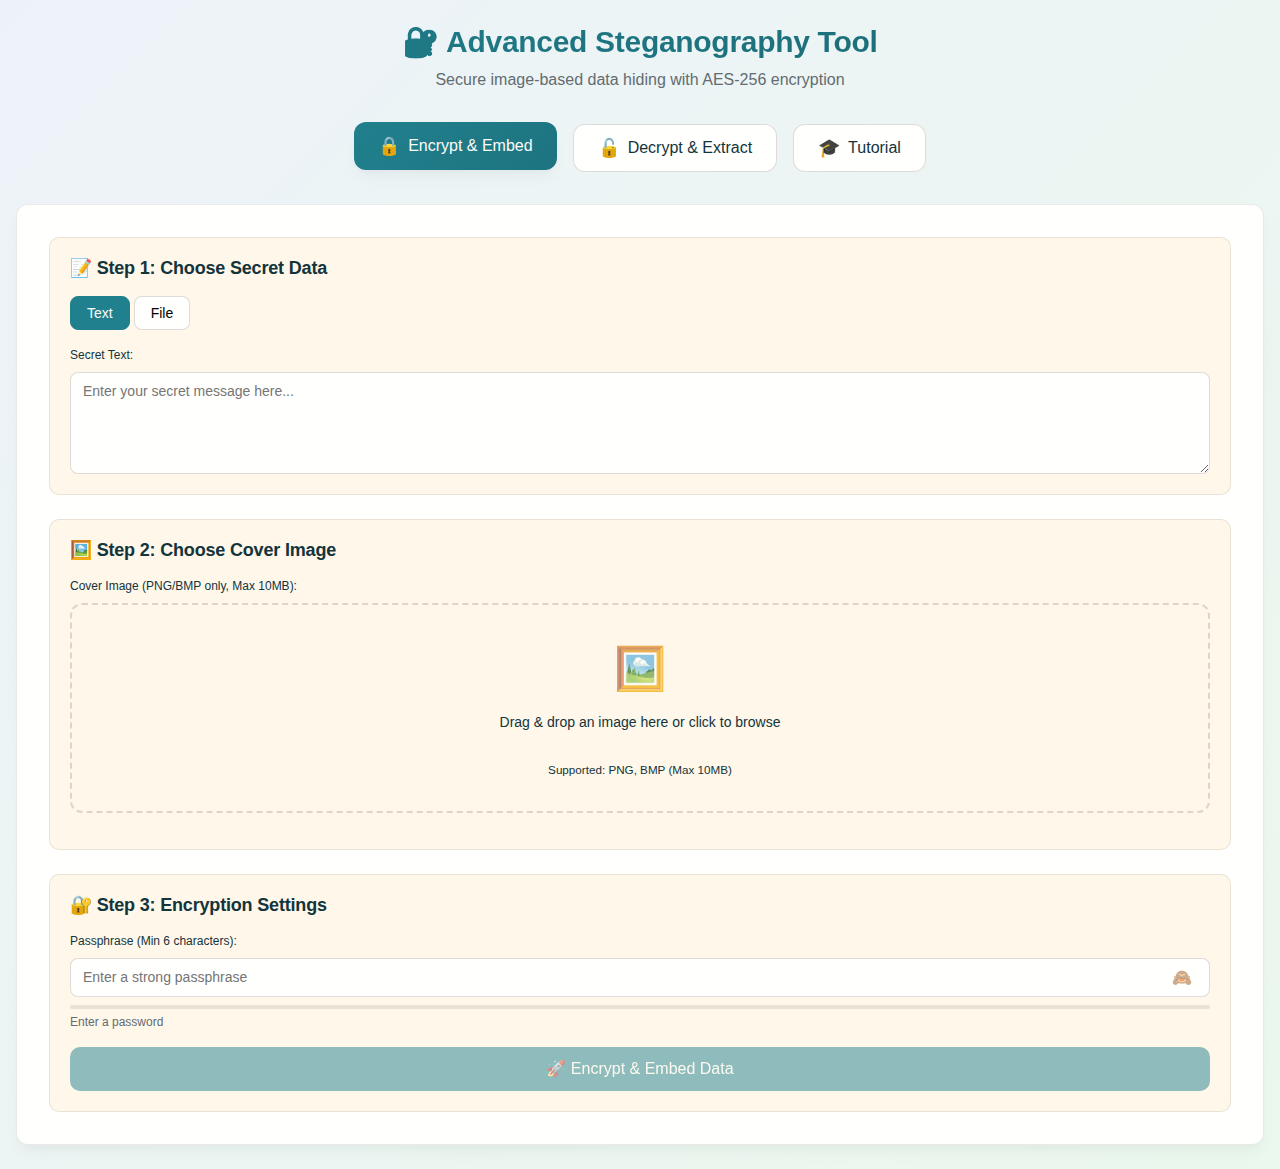
<file: index.html>
<!DOCTYPE html>
<html lang="en">

<head>
    <meta charset="UTF-8">
    <meta name="viewport" content="width=device-width, initial-scale=1.0">
    <title>Advanced Image Steganography Tool</title>
    <link rel="stylesheet" href="./style-complete.css">
</head>

<body>
    <div class="container">
        <!-- Header -->
        <header class="header">
            <h1>🔐 Advanced Steganography Tool</h1>
            <p class="subtitle">Secure image-based data hiding with AES-256 encryption</p>
        </header>

        <!-- Mode Selector -->
        <div class="mode-selector">
            <button class="mode-btn active" data-mode="encrypt">
                <span class="mode-icon">🔒</span>
                Encrypt & Embed
            </button>
            <button class="mode-btn" data-mode="decrypt">
                <span class="mode-icon">🔓</span>
                Decrypt & Extract
            </button>
            <button class="mode-btn" data-mode="tutorial">
                <span class="mode-icon">🎓</span>
                Tutorial
            </button>
        </div>

        <!-- Main Content -->
        <main class="main-content">
            <!-- Encrypt Mode -->
            <div id="encrypt-mode" class="mode-content">
                <div class="step-container">
                    <!-- Step 1: Secret Data -->
                    <div class="step">
                        <h3>📝 Step 1: Choose Secret Data</h3>
                        <div class="tabs">
                            <button class="tab-btn active" data-tab="text">Text</button>
                            <button class="tab-btn" data-tab="file">File</button>
                        </div>

                        <div id="text-tab" class="tab-content active">
                            <label class="form-label" for="secret-text">Secret Text:</label>
                            <textarea id="secret-text" class="form-control" rows="4"
                                placeholder="Enter your secret message here..."></textarea>
                        </div>

                        <div id="file-tab" class="tab-content">
                            <label class="form-label">Secret File (Max 1MB):</label>
                            <div id="secret-file-upload" class="file-upload">
                                <div class="file-upload-content">
                                    <div class="file-upload-icon">📄</div>
                                    <p>Drag & drop a file here or click to browse</p>
                                    <small>Supported: Any file type (Max 1MB)</small>
                                </div>
                                <input type="file" id="secret-file" accept="*/*">
                            </div>
                        </div>
                    </div>

                    <!-- Step 2: Cover Image -->
                    <div class="step">
                        <h3>🖼️ Step 2: Choose Cover Image</h3>
                        <label class="form-label">Cover Image (PNG/BMP only, Max 10MB):</label>
                        <div id="cover-image-upload" class="file-upload">
                            <div class="file-upload-content">
                                <div class="file-upload-icon">🖼️</div>
                                <p>Drag & drop an image here or click to browse</p>
                                <small>Supported: PNG, BMP (Max 10MB)</small>
                            </div>
                            <input type="file" id="cover-image" accept=".png,.bmp,image/png,image/bmp">
                        </div>
                        <div id="cover-preview" class="image-preview"></div>
                    </div>

                    <!-- Step 3: Encryption Settings -->
                    <div class="step">
                        <h3>🔐 Step 3: Encryption Settings</h3>
                        <div class="form-group">
                            <label class="form-label" for="encrypt-passphrase">Passphrase (Min 6 characters):</label>
                            <div class="password-input">
                                <input type="password" id="encrypt-passphrase" class="form-control"
                                    placeholder="Enter a strong passphrase">
                                <button type="button" id="encrypt-toggle" class="password-toggle">🙈</button>
                            </div>
                            <div class="password-strength">
                                <div class="strength-bar">
                                    <div class="strength-fill"></div>
                                </div>
                                <div class="strength-text">Enter a password</div>
                            </div>
                        </div>

                        <button id="encrypt-btn" class="btn btn--primary btn--lg btn--full-width" disabled>
                            <span class="btn-text">🚀 Encrypt & Embed Data</span>
                            <div class="btn-loader"></div>
                        </button>
                    </div>
                </div>

                <!-- Progress -->
                <div id="encrypt-progress" class="progress-container" style="display: none;">
                    <div class="progress-bar">
                        <div class="progress-fill"></div>
                    </div>
                    <p class="progress-text">Initializing...</p>
                </div>

                <!-- Results -->
                <div id="encrypt-results" class="results-container" style="display: none;">
                    <h3>✅ Encryption Complete!</h3>

                    <div class="results-grid">
                        <div class="result-item">
                            <h4>Original Image</h4>
                            <div id="original-preview"></div>
                        </div>
                        <div class="result-item">
                            <h4>Stego Image</h4>
                            <div id="stego-preview"></div>
                        </div>
                    </div>

                    <div class="quality-metrics">
                        <div class="metric">
                            <span>Image Quality (PSNR)</span>
                            <span id="psnr-value">-- dB</span>
                        </div>
                        <div class="metric">
                            <span>Capacity Used</span>
                            <span id="capacity-used">--%</span>
                        </div>
                    </div>

                    <button id="download-stego" class="btn btn--primary btn--lg btn--full-width">
                        📥 Download Stego Image
                    </button>
                </div>
            </div>

            <!-- Decrypt Mode -->
            <div id="decrypt-mode" class="mode-content" style="display: none;">
                <div class="step-container">
                    <!-- Step 1: Stego Image -->
                    <div class="step">
                        <h3>🖼️ Step 1: Load Stego Image</h3>
                        <label class="form-label">Stego Image (PNG/BMP only):</label>
                        <div id="stego-image-upload" class="file-upload">
                            <div class="file-upload-content">
                                <div class="file-upload-icon">🔍</div>
                                <p>Drag & drop the stego image here or click to browse</p>
                                <small>Supported: PNG, BMP</small>
                            </div>
                            <input type="file" id="stego-image" accept=".png,.bmp,image/png,image/bmp">
                        </div>
                        <div id="stego-input-preview" class="image-preview"></div>
                    </div>

                    <!-- Step 2: Decryption Settings -->
                    <div class="step">
                        <h3>🔓 Step 2: Enter Passphrase</h3>
                        <div class="form-group">
                            <label class="form-label" for="decrypt-passphrase">Passphrase:</label>
                            <div class="password-input">
                                <input type="password" id="decrypt-passphrase" class="form-control"
                                    placeholder="Enter the same passphrase used for encryption">
                                <button type="button" id="decrypt-toggle" class="password-toggle">🙈</button>
                            </div>
                        </div>

                        <button id="decrypt-btn" class="btn btn--primary btn--lg btn--full-width" disabled>
                            <span class="btn-text">🔓 Extract & Decrypt Data</span>
                            <div class="btn-loader"></div>
                        </button>
                    </div>
                </div>

                <!-- Progress -->
                <div id="decrypt-progress" class="progress-container" style="display: none;">
                    <div class="progress-bar">
                        <div class="progress-fill"></div>
                    </div>
                    <p class="progress-text">Initializing...</p>
                </div>

                <!-- Results -->
                <div id="decrypt-results" class="results-container" style="display: none;">
                    <h3>✅ Decryption Complete!</h3>

                    <div class="extracted-content">
                        <h4>Extracted Data:</h4>
                        <div id="extracted-display" class="content-display"></div>
                        <button id="download-extracted" class="btn btn--secondary" style="display: none;">
                            📥 Download Extracted File
                        </button>
                    </div>
                </div>
            </div>

            <!-- Tutorial Mode -->
            <div id="tutorial-mode" class="mode-content" style="display: none;">
                <h2>🎓 Tutorial: Pixel-Level Analysis</h2>

                <!-- Tutorial Navigation -->
                <div class="tutorial-nav">
                    <button class="tutorial-nav-btn active" data-tutorial="overview">Overview</button>
                    <button class="tutorial-nav-btn" data-tutorial="pixel-analysis">Pixel Analysis</button>
                    <button class="tutorial-nav-btn" data-tutorial="step-by-step">Step by Step</button>
                    <button class="tutorial-nav-btn" data-tutorial="binary-view">Binary View</button>
                </div>

                <!-- Overview Tab -->
                <div id="overview-tutorial" class="tutorial-content active">
                    <div class="tutorial-overview">
                        <h3>Understanding LSB Steganography</h3>
                        <div class="concept-grid">
                            <div class="concept-card">
                                <h4>🖼️ Image Structure</h4>
                                <p>Each pixel contains RGB values (0-255). We modify only the least significant bit to
                                    hide data imperceptibly.</p>
                            </div>
                            <div class="concept-card">
                                <h4>🔢 Binary Representation</h4>
                                <p>Every pixel value is converted to 8-bit binary for LSB manipulation. Only the
                                    rightmost bit is changed.</p>
                            </div>
                            <div class="concept-card">
                                <h4>🔐 Data Embedding</h4>
                                <p>Secret data bits replace the LSB of RGB channels sequentially, creating virtually
                                    undetectable changes.</p>
                            </div>
                            <div class="concept-card">
                                <h4>🔒 AES Encryption</h4>
                                <p>Data is encrypted with AES-256-CBC before embedding, ensuring security even if
                                    steganography is detected.</p>
                            </div>
                            <div class="concept-card">
                                <h4>📊 Quality Metrics</h4>
                                <p>PSNR (Peak Signal-to-Noise Ratio) measures image quality degradation after embedding.
                                </p>
                            </div>
                            <div class="concept-card">
                                <h4>🎯 Capacity Analysis</h4>
                                <p>Maximum capacity = (width × height × 3) / 8 bytes, using all RGB channels for data
                                    storage.</p>
                            </div>
                        </div>
                    </div>
                </div>

                <!-- Pixel Analysis Tab -->
                <div id="pixel-analysis-tutorial" class="tutorial-content">
                    <div class="pixel-comparison">
                        <h3>Pixel Value Comparison</h3>
                        <p>Click on any pixel in the images below to see detailed before/after analysis. This section
                            becomes active after performing an encryption.</p>

                        <!-- Image Canvas Containers -->
                        <div class="image-analysis-grid">
                            <div class="image-analysis-item">
                                <h4>Original Image</h4>
                                <canvas id="original-analysis-canvas" width="300" height="200"
                                    style="border: 2px solid var(--color-border); border-radius: var(--radius-md);"></canvas>
                                <div class="pixel-info" id="original-pixel-info">
                                    Perform an encryption first to enable pixel analysis
                                </div>
                            </div>

                            <div class="image-analysis-item">
                                <h4>Stego Image</h4>
                                <canvas id="stego-analysis-canvas" width="300" height="200"
                                    style="border: 2px solid var(--color-border); border-radius: var(--radius-md);"></canvas>
                                <div class="pixel-info" id="stego-pixel-info">
                                    Perform an encryption first to enable pixel analysis
                                </div>
                            </div>
                        </div>

                        <!-- Pixel Details Display -->
                        <div class="pixel-details" id="pixel-details" style="display: none;">
                            <h4>Selected Pixel Analysis</h4>
                            <div class="pixel-comparison-table">
                                <table>
                                    <thead>
                                        <tr>
                                            <th>Channel</th>
                                            <th>Original</th>
                                            <th>Binary</th>
                                            <th>Modified</th>
                                            <th>Binary</th>
                                            <th>LSB Changed</th>
                                        </tr>
                                    </thead>
                                    <tbody id="pixel-comparison-data">
                                    </tbody>
                                </table>
                            </div>
                        </div>

                        <!-- Add this new section to your tutorial HTML after the existing Pixel Value Comparison section -->

                        <!-- Modified Pixels List Section -->
                        <div class="modified-pixels-summary">
                            <h4>📊 Modified Pixels Summary</h4>
                            <div class="summary-stats">
                                <div class="summary-card">
                                    <span class="summary-icon">🔥</span>
                                    <div class="summary-content">
                                        <span class="summary-value" id="total-modified-pixels">0</span>
                                        <span class="summary-label">Total Modified Pixels</span>
                                    </div>
                                </div>
                                <div class="summary-card">
                                    <span class="summary-icon">📈</span>
                                    <div class="summary-content">
                                        <span class="summary-value" id="modification-percentage">0%</span>
                                        <span class="summary-label">Percentage Modified</span>
                                    </div>
                                </div>
                                <div class="summary-card">
                                    <span class="summary-icon">🎨</span>
                                    <div class="summary-content">
                                        <span class="summary-value" id="channels-modified">0</span>
                                        <span class="summary-label">Channels Changed</span>
                                    </div>
                                </div>
                            </div>
                        </div>

                        <!-- Complete Modified Pixels List -->
                        <div class="modified-pixels-list">
                            <div class="list-header">
                                <h4>🔍 Complete List of Modified Pixels</h4>
                                <div class="list-controls">
                                    <div class="filter-controls">
                                        <select id="channel-filter" class="form-control">
                                            <option value="all">All Channels</option>
                                            <option value="red">Red Channel Only</option>
                                            <option value="green">Green Channel Only</option>
                                            <option value="blue">Blue Channel Only</option>
                                        </select>
                                        <button id="export-pixel-list" class="btn btn--sm btn--outline">📤 Export
                                            CSV</button>
                                    </div>
                                    <div class="view-toggle">
                                        <button id="view-toggle-btn" class="btn btn--sm" data-view="compact">📋 Switch
                                            to Detailed View</button>
                                    </div>
                                </div>
                            </div>

                            <!-- Compact View -->
                            <div id="compact-view" class="pixels-view active">
                                <div class="pixels-grid" id="modified-pixels-grid">
                                    <p class="no-data">Perform an encryption first to see modified pixels</p>
                                </div>
                            </div>

                            <!-- Detailed Table View -->
                            <div id="detailed-view" class="pixels-view">
                                <div class="pixels-table-container">
                                    <table class="pixels-table" id="modified-pixels-table">
                                        <thead>
                                            <tr>
                                                <th>Pixel #</th>
                                                <th>Position (X,Y)</th>
                                                <th>Channel</th>
                                                <th>Original Value</th>
                                                <th>Modified Value</th>
                                                <th>Change (±)</th>
                                                <th>Binary Original</th>
                                                <th>Binary Modified</th>
                                                <th>LSB Changed</th>
                                            </tr>
                                        </thead>
                                        <tbody id="modified-pixels-tbody">
                                            <tr>
                                                <td colspan="9" class="no-data">Perform an encryption first to see
                                                    modified pixels</td>
                                            </tr>
                                        </tbody>
                                    </table>
                                </div>
                            </div>

                            <!-- Pagination for large datasets -->
                            <div class="pagination-controls" id="pixel-pagination" style="display: none;">
                                <button id="prev-page" class="btn btn--sm btn--outline">← Previous</button>
                                <span class="page-info">
                                    Page <span id="current-page">1</span> of <span id="total-pages">1</span>
                                    (<span id="showing-range">0-0</span> of <span id="total-pixels">0</span> pixels)
                                </span>
                                <button id="next-page" class="btn btn--sm btn--outline">Next →</button>
                            </div>
                        </div>
                    </div>
                </div>

                <!-- Step by Step Tab -->
                <div id="step-by-step-tutorial" class="tutorial-content">
                    <div class="step-by-step-process">
                        <h3>Encryption Process Visualization</h3>

                        <div class="process-steps">
                            <div class="process-step" id="step-1">
                                <div class="step-header">
                                    <span class="step-number">1</span>
                                    <h4>Data Preparation</h4>
                                </div>
                                <div class="step-content">
                                    <div class="data-display">
                                        <label>Secret Text:</label>
                                        <input type="text" id="demo-secret-text" class="form-control"
                                            placeholder="Enter text to see binary conversion" maxlength="20">
                                        <div class="binary-output" id="demo-binary-output">Enter text above to see
                                            binary representation</div>
                                    </div>
                                </div>
                            </div>

                            <div class="process-step" id="step-2">
                                <div class="step-header">
                                    <span class="step-number">2</span>
                                    <h4>AES Encryption</h4>
                                </div>
                                <div class="step-content">
                                    <div class="encryption-demo">
                                        <div class="crypto-flow">
                                            <div class="crypto-box">Original Data</div>
                                            <div class="crypto-arrow">→</div>
                                            <div class="crypto-box">PBKDF2 Key</div>
                                            <div class="crypto-arrow">→</div>
                                            <div class="crypto-box">AES-256-CBC</div>
                                            <div class="crypto-arrow">→</div>
                                            <div class="crypto-box">Encrypted Data</div>
                                        </div>
                                        <p
                                            style="margin-top: var(--space-16); text-align: center; color: var(--color-text-secondary);">
                                            Data is encrypted using AES-256-CBC with a key derived from your password
                                            using PBKDF2 (100,000 iterations)
                                        </p>
                                    </div>
                                </div>
                            </div>

                            <div class="process-step" id="step-3">
                                <div class="step-header">
                                    <span class="step-number">3</span>
                                    <h4>LSB Embedding</h4>
                                </div>
                                <div class="step-content">
                                    <div class="lsb-demo">
                                        <p>This demo shows how data bits are embedded into image pixels:</p>
                                        <div class="pixel-grid" id="demo-pixel-grid">
                                            <!-- Will be populated by JavaScript -->
                                        </div>
                                        <div class="embedding-controls">
                                            <button class="btn btn--primary" id="demo-embed-btn">Start Embedding
                                                Demo</button>
                                            <div class="embedding-progress" id="demo-embedding-progress">
                                                <div class="progress-bar">
                                                    <div class="progress-fill"></div>
                                                </div>
                                                <div class="current-operation">Ready to start...</div>
                                            </div>
                                        </div>
                                    </div>
                                </div>
                            </div>
                        </div>
                    </div>
                </div>

                <!-- Binary View Tab -->
                <div id="binary-view-tutorial" class="tutorial-content">
                    <div class="binary-analysis">
                        <h3>Binary Data Flow</h3>
                        <p>This section shows the binary representation of data at each stage. Perform an encryption to
                            see actual data.</p>

                        <div class="binary-sections">
                            <div class="binary-section">
                                <h4>Secret Data (Binary)</h4>
                                <div class="binary-display" id="secret-binary-display">
                                    No data to display. Perform an encryption first.
                                </div>
                            </div>

                            <div class="binary-section">
                                <h4>Encrypted Data (Binary)</h4>
                                <div class="binary-display" id="encrypted-binary-display">
                                    No data to display. Perform an encryption first.
                                </div>
                            </div>

                            <div class="binary-section">
                                <h4>Embedding Sequence</h4>
                                <div class="embedding-sequence" id="embedding-sequence-display">
                                    <div class="sequence-legend">
                                        <span class="legend-item"><span class="color-box length-data"></span> Length
                                            Data (32 bits)</span>
                                        <span class="legend-item"><span class="color-box encrypted-data"></span>
                                            Encrypted Payload</span>
                                    </div>
                                    <div class="bit-sequence" id="bit-sequence">
                                        No data to display. Perform an encryption first.
                                    </div>
                                </div>
                            </div>
                        </div>
                    </div>
                </div>
            </div>
        </main>

        <!-- Success Message -->
        <div id="success-message" class="success-message" style="display: none;">
            <div class="success-content">
                <span>✅</span>
                <span class="success-text">Success message</span>
                <button class="success-close">&times;</button>
            </div>
        </div>

        <!-- Error Message -->
        <div id="error-message" class="error-message" style="display: none;">
            <div class="error-content">
                <span>❌</span>
                <span class="error-text">Error message</span>
                <button class="error-close">&times;</button>
            </div>
        </div>
    </div>

    <script src="./app-integrated.js"></script>
</body>

</html>
</file>
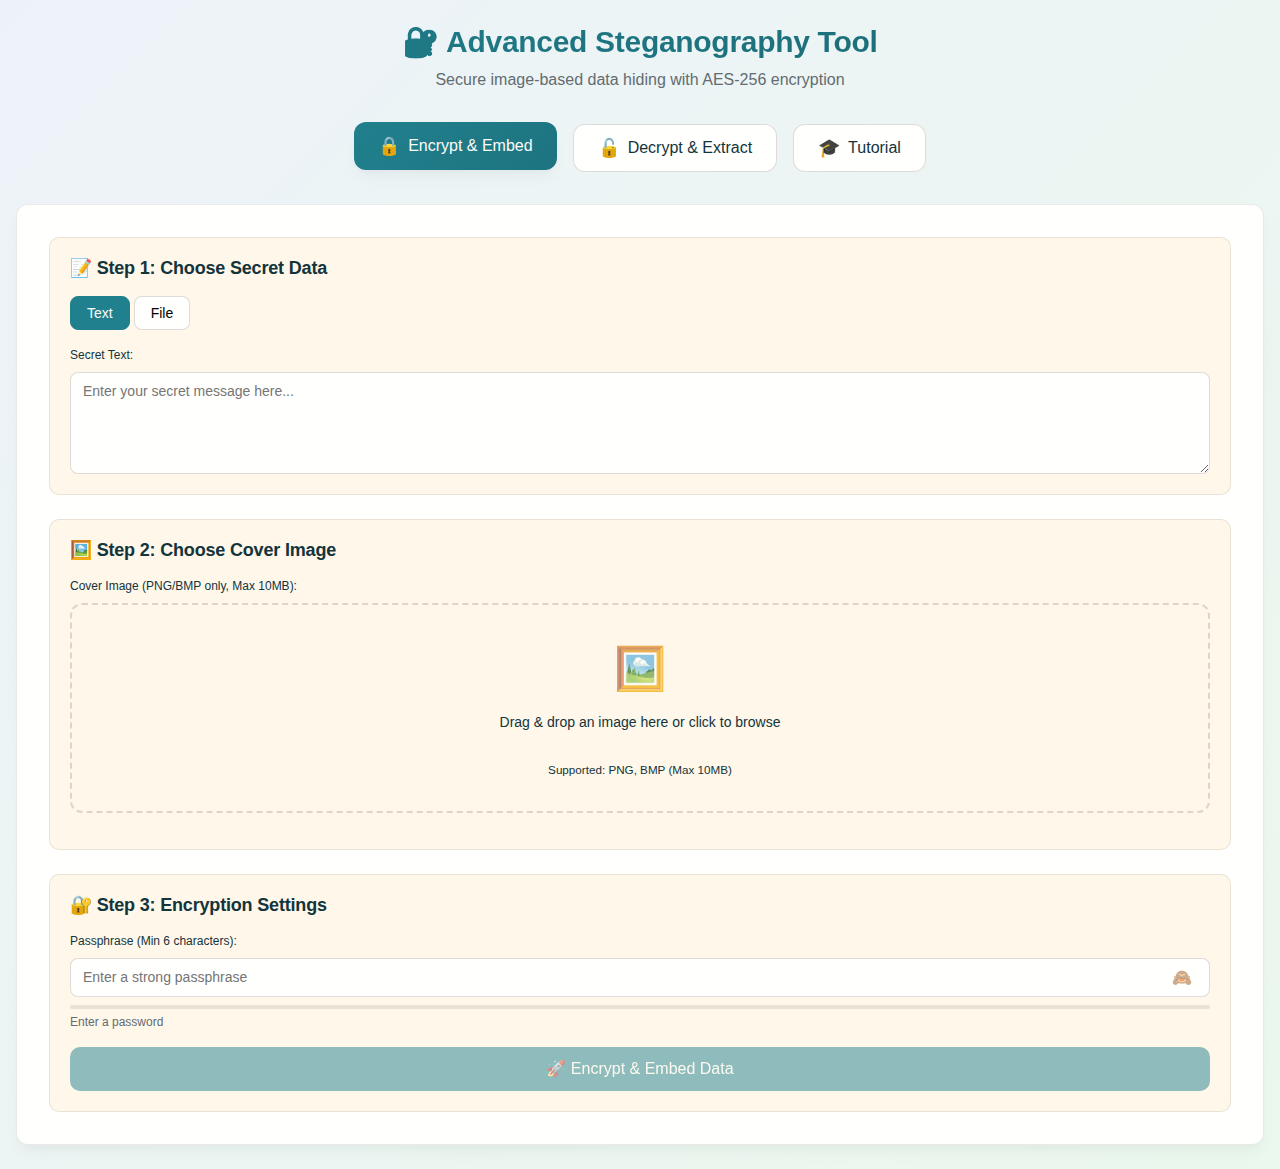
<file: index-integrated.html>
<!DOCTYPE html>
<html lang="en">
<head>
    <meta charset="UTF-8">
    <meta name="viewport" content="width=device-width, initial-scale=1.0">
    <title>Advanced Image Steganography Tool</title>
    <link rel="stylesheet" href="./style-complete.css">
</head>
<body>
    <div class="container">
        <!-- Header -->
        <header class="header">
            <h1>🔐 Advanced Steganography Tool</h1>
            <p class="subtitle">Secure image-based data hiding with AES-256 encryption</p>
        </header>

        <!-- Mode Selector -->
        <div class="mode-selector">
            <button class="mode-btn active" data-mode="encrypt">
                <span class="mode-icon">🔒</span>
                Encrypt & Embed
            </button>
            <button class="mode-btn" data-mode="decrypt">
                <span class="mode-icon">🔓</span>
                Decrypt & Extract
            </button>
            <button class="mode-btn" data-mode="tutorial">
                <span class="mode-icon">🎓</span>
                Tutorial
            </button>
        </div>

        <!-- Main Content -->
        <main class="main-content">
            <!-- Encrypt Mode -->
            <div id="encrypt-mode" class="mode-content">
                <div class="step-container">
                    <!-- Step 1: Secret Data -->
                    <div class="step">
                        <h3>📝 Step 1: Choose Secret Data</h3>
                        <div class="tabs">
                            <button class="tab-btn active" data-tab="text">Text</button>
                            <button class="tab-btn" data-tab="file">File</button>
                        </div>

                        <div id="text-tab" class="tab-content active">
                            <label class="form-label" for="secret-text">Secret Text:</label>
                            <textarea id="secret-text" class="form-control" rows="4" 
                                placeholder="Enter your secret message here..."></textarea>
                        </div>

                        <div id="file-tab" class="tab-content">
                            <label class="form-label">Secret File (Max 1MB):</label>
                            <div id="secret-file-upload" class="file-upload">
                                <div class="file-upload-content">
                                    <div class="file-upload-icon">📄</div>
                                    <p>Drag & drop a file here or click to browse</p>
                                    <small>Supported: Any file type (Max 1MB)</small>
                                </div>
                                <input type="file" id="secret-file" accept="*/*">
                            </div>
                        </div>
                    </div>

                    <!-- Step 2: Cover Image -->
                    <div class="step">
                        <h3>🖼️ Step 2: Choose Cover Image</h3>
                        <label class="form-label">Cover Image (PNG/BMP only, Max 10MB):</label>
                        <div id="cover-image-upload" class="file-upload">
                            <div class="file-upload-content">
                                <div class="file-upload-icon">🖼️</div>
                                <p>Drag & drop an image here or click to browse</p>
                                <small>Supported: PNG, BMP (Max 10MB)</small>
                            </div>
                            <input type="file" id="cover-image" accept=".png,.bmp,image/png,image/bmp">
                        </div>
                        <div id="cover-preview" class="image-preview"></div>
                    </div>

                    <!-- Step 3: Encryption Settings -->
                    <div class="step">
                        <h3>🔐 Step 3: Encryption Settings</h3>
                        <div class="form-group">
                            <label class="form-label" for="encrypt-passphrase">Passphrase (Min 6 characters):</label>
                            <div class="password-input">
                                <input type="password" id="encrypt-passphrase" class="form-control" 
                                    placeholder="Enter a strong passphrase">
                                <button type="button" id="encrypt-toggle" class="password-toggle">🙈</button>
                            </div>
                            <div class="password-strength">
                                <div class="strength-bar">
                                    <div class="strength-fill"></div>
                                </div>
                                <div class="strength-text">Enter a password</div>
                            </div>
                        </div>

                        <button id="encrypt-btn" class="btn btn--primary btn--lg btn--full-width" disabled>
                            <span class="btn-text">🚀 Encrypt & Embed Data</span>
                            <div class="btn-loader"></div>
                        </button>
                    </div>
                </div>

                <!-- Progress -->
                <div id="encrypt-progress" class="progress-container" style="display: none;">
                    <div class="progress-bar">
                        <div class="progress-fill"></div>
                    </div>
                    <p class="progress-text">Initializing...</p>
                </div>

                <!-- Results -->
                <div id="encrypt-results" class="results-container" style="display: none;">
                    <h3>✅ Encryption Complete!</h3>
                    
                    <div class="results-grid">
                        <div class="result-item">
                            <h4>Original Image</h4>
                            <div id="original-preview"></div>
                        </div>
                        <div class="result-item">
                            <h4>Stego Image</h4>
                            <div id="stego-preview"></div>
                        </div>
                    </div>

                    <div class="quality-metrics">
                        <div class="metric">
                            <span>Image Quality (PSNR)</span>
                            <span id="psnr-value">-- dB</span>
                        </div>
                        <div class="metric">
                            <span>Capacity Used</span>
                            <span id="capacity-used">--%</span>
                        </div>
                    </div>

                    <button id="download-stego" class="btn btn--primary btn--lg btn--full-width">
                        📥 Download Stego Image
                    </button>
                </div>
            </div>

            <!-- Decrypt Mode -->
            <div id="decrypt-mode" class="mode-content" style="display: none;">
                <div class="step-container">
                    <!-- Step 1: Stego Image -->
                    <div class="step">
                        <h3>🖼️ Step 1: Load Stego Image</h3>
                        <label class="form-label">Stego Image (PNG/BMP only):</label>
                        <div id="stego-image-upload" class="file-upload">
                            <div class="file-upload-content">
                                <div class="file-upload-icon">🔍</div>
                                <p>Drag & drop the stego image here or click to browse</p>
                                <small>Supported: PNG, BMP</small>
                            </div>
                            <input type="file" id="stego-image" accept=".png,.bmp,image/png,image/bmp">
                        </div>
                        <div id="stego-input-preview" class="image-preview"></div>
                    </div>

                    <!-- Step 2: Decryption Settings -->
                    <div class="step">
                        <h3>🔓 Step 2: Enter Passphrase</h3>
                        <div class="form-group">
                            <label class="form-label" for="decrypt-passphrase">Passphrase:</label>
                            <div class="password-input">
                                <input type="password" id="decrypt-passphrase" class="form-control" 
                                    placeholder="Enter the same passphrase used for encryption">
                                <button type="button" id="decrypt-toggle" class="password-toggle">🙈</button>
                            </div>
                        </div>

                        <button id="decrypt-btn" class="btn btn--primary btn--lg btn--full-width" disabled>
                            <span class="btn-text">🔓 Extract & Decrypt Data</span>
                            <div class="btn-loader"></div>
                        </button>
                    </div>
                </div>

                <!-- Progress -->
                <div id="decrypt-progress" class="progress-container" style="display: none;">
                    <div class="progress-bar">
                        <div class="progress-fill"></div>
                    </div>
                    <p class="progress-text">Initializing...</p>
                </div>

                <!-- Results -->
                <div id="decrypt-results" class="results-container" style="display: none;">
                    <h3>✅ Decryption Complete!</h3>
                    
                    <div class="extracted-content">
                        <h4>Extracted Data:</h4>
                        <div id="extracted-display" class="content-display"></div>
                        <button id="download-extracted" class="btn btn--secondary" style="display: none;">
                            📥 Download Extracted File
                        </button>
                    </div>
                </div>
            </div>

            <!-- Tutorial Mode -->
            <div id="tutorial-mode" class="mode-content" style="display: none;">
                <h2>🎓 Tutorial: Pixel-Level Analysis</h2>
                
                <!-- Tutorial Navigation -->
                <div class="tutorial-nav">
                    <button class="tutorial-nav-btn active" data-tutorial="overview">Overview</button>
                    <button class="tutorial-nav-btn" data-tutorial="pixel-analysis">Pixel Analysis</button>
                    <button class="tutorial-nav-btn" data-tutorial="step-by-step">Step by Step</button>
                    <button class="tutorial-nav-btn" data-tutorial="binary-view">Binary View</button>
                </div>

                <!-- Overview Tab -->
                <div id="overview-tutorial" class="tutorial-content active">
                    <div class="tutorial-overview">
                        <h3>Understanding LSB Steganography</h3>
                        <div class="concept-grid">
                            <div class="concept-card">
                                <h4>🖼️ Image Structure</h4>
                                <p>Each pixel contains RGB values (0-255). We modify only the least significant bit to hide data imperceptibly.</p>
                            </div>
                            <div class="concept-card">
                                <h4>🔢 Binary Representation</h4>
                                <p>Every pixel value is converted to 8-bit binary for LSB manipulation. Only the rightmost bit is changed.</p>
                            </div>
                            <div class="concept-card">
                                <h4>🔐 Data Embedding</h4>
                                <p>Secret data bits replace the LSB of RGB channels sequentially, creating virtually undetectable changes.</p>
                            </div>
                            <div class="concept-card">
                                <h4>🔒 AES Encryption</h4>
                                <p>Data is encrypted with AES-256-CBC before embedding, ensuring security even if steganography is detected.</p>
                            </div>
                            <div class="concept-card">
                                <h4>📊 Quality Metrics</h4>
                                <p>PSNR (Peak Signal-to-Noise Ratio) measures image quality degradation after embedding.</p>
                            </div>
                            <div class="concept-card">
                                <h4>🎯 Capacity Analysis</h4>
                                <p>Maximum capacity = (width × height × 3) / 8 bytes, using all RGB channels for data storage.</p>
                            </div>
                        </div>
                    </div>
                </div>

                <!-- Pixel Analysis Tab -->
                <div id="pixel-analysis-tutorial" class="tutorial-content">
                    <div class="pixel-comparison">
                        <h3>Pixel Value Comparison</h3>
                        <p>Click on any pixel in the images below to see detailed before/after analysis. This section becomes active after performing an encryption.</p>
                        
                        <!-- Image Canvas Containers -->
                        <div class="image-analysis-grid">
                            <div class="image-analysis-item">
                                <h4>Original Image</h4>
                                <canvas id="original-analysis-canvas" width="300" height="200" style="border: 2px solid var(--color-border); border-radius: var(--radius-md);"></canvas>
                                <div class="pixel-info" id="original-pixel-info">
                                    Perform an encryption first to enable pixel analysis
                                </div>
                            </div>
                            
                            <div class="image-analysis-item">
                                <h4>Stego Image</h4>
                                <canvas id="stego-analysis-canvas" width="300" height="200" style="border: 2px solid var(--color-border); border-radius: var(--radius-md);"></canvas>
                                <div class="pixel-info" id="stego-pixel-info">
                                    Perform an encryption first to enable pixel analysis
                                </div>
                            </div>
                        </div>

                        <!-- Pixel Details Display -->
                        <div class="pixel-details" id="pixel-details" style="display: none;">
                            <h4>Selected Pixel Analysis</h4>
                            <div class="pixel-comparison-table">
                                <table>
                                    <thead>
                                        <tr>
                                            <th>Channel</th>
                                            <th>Original</th>
                                            <th>Binary</th>
                                            <th>Modified</th>
                                            <th>Binary</th>
                                            <th>LSB Changed</th>
                                        </tr>
                                    </thead>
                                    <tbody id="pixel-comparison-data">
                                    </tbody>
                                </table>
                            </div>
                        </div>
                    </div>
                </div>

                <!-- Step by Step Tab -->
                <div id="step-by-step-tutorial" class="tutorial-content">
                    <div class="step-by-step-process">
                        <h3>Encryption Process Visualization</h3>
                        
                        <div class="process-steps">
                            <div class="process-step" id="step-1">
                                <div class="step-header">
                                    <span class="step-number">1</span>
                                    <h4>Data Preparation</h4>
                                </div>
                                <div class="step-content">
                                    <div class="data-display">
                                        <label>Secret Text:</label>
                                        <input type="text" id="demo-secret-text" class="form-control" placeholder="Enter text to see binary conversion" maxlength="20">
                                        <div class="binary-output" id="demo-binary-output">Enter text above to see binary representation</div>
                                    </div>
                                </div>
                            </div>

                            <div class="process-step" id="step-2">
                                <div class="step-header">
                                    <span class="step-number">2</span>
                                    <h4>AES Encryption</h4>
                                </div>
                                <div class="step-content">
                                    <div class="encryption-demo">
                                        <div class="crypto-flow">
                                            <div class="crypto-box">Original Data</div>
                                            <div class="crypto-arrow">→</div>
                                            <div class="crypto-box">PBKDF2 Key</div>
                                            <div class="crypto-arrow">→</div>
                                            <div class="crypto-box">AES-256-CBC</div>
                                            <div class="crypto-arrow">→</div>
                                            <div class="crypto-box">Encrypted Data</div>
                                        </div>
                                        <p style="margin-top: var(--space-16); text-align: center; color: var(--color-text-secondary);">
                                            Data is encrypted using AES-256-CBC with a key derived from your password using PBKDF2 (100,000 iterations)
                                        </p>
                                    </div>
                                </div>
                            </div>

                            <div class="process-step" id="step-3">
                                <div class="step-header">
                                    <span class="step-number">3</span>
                                    <h4>LSB Embedding</h4>
                                </div>
                                <div class="step-content">
                                    <div class="lsb-demo">
                                        <p>This demo shows how data bits are embedded into image pixels:</p>
                                        <div class="pixel-grid" id="demo-pixel-grid">
                                            <!-- Will be populated by JavaScript -->
                                        </div>
                                        <div class="embedding-controls">
                                            <button class="btn btn--primary" id="demo-embed-btn">Start Embedding Demo</button>
                                            <div class="embedding-progress" id="demo-embedding-progress">
                                                <div class="progress-bar">
                                                    <div class="progress-fill"></div>
                                                </div>
                                                <div class="current-operation">Ready to start...</div>
                                            </div>
                                        </div>
                                    </div>
                                </div>
                            </div>
                        </div>
                    </div>
                </div>

                <!-- Binary View Tab -->
                <div id="binary-view-tutorial" class="tutorial-content">
                    <div class="binary-analysis">
                        <h3>Binary Data Flow</h3>
                        <p>This section shows the binary representation of data at each stage. Perform an encryption to see actual data.</p>
                        
                        <div class="binary-sections">
                            <div class="binary-section">
                                <h4>Secret Data (Binary)</h4>
                                <div class="binary-display" id="secret-binary-display">
                                    No data to display. Perform an encryption first.
                                </div>
                            </div>

                            <div class="binary-section">
                                <h4>Encrypted Data (Binary)</h4>
                                <div class="binary-display" id="encrypted-binary-display">
                                    No data to display. Perform an encryption first.
                                </div>
                            </div>

                            <div class="binary-section">
                                <h4>Embedding Sequence</h4>
                                <div class="embedding-sequence" id="embedding-sequence-display">
                                    <div class="sequence-legend">
                                        <span class="legend-item"><span class="color-box length-data"></span> Length Data (32 bits)</span>
                                        <span class="legend-item"><span class="color-box encrypted-data"></span> Encrypted Payload</span>
                                    </div>
                                    <div class="bit-sequence" id="bit-sequence">
                                        No data to display. Perform an encryption first.
                                    </div>
                                </div>
                            </div>
                        </div>
                    </div>
                </div>
            </div>
        </main>

        <!-- Success Message -->
        <div id="success-message" class="success-message" style="display: none;">
            <div class="success-content">
                <span>✅</span>
                <span class="success-text">Success message</span>
                <button class="success-close">&times;</button>
            </div>
        </div>

        <!-- Error Message -->
        <div id="error-message" class="error-message" style="display: none;">
            <div class="error-content">
                <span>❌</span>
                <span class="error-text">Error message</span>
                <button class="error-close">&times;</button>
            </div>
        </div>
    </div>

    <script src="./app-integrated.js"></script>
</body>
</html>
</file>
<file: style-complete.css>
:root {
  /* Primitive Color Tokens */
  --color-white: rgba(255, 255, 255, 1);
  --color-black: rgba(0, 0, 0, 1);
  --color-cream-50: rgba(252, 252, 249, 1);
  --color-cream-100: rgba(255, 255, 253, 1);
  --color-gray-200: rgba(245, 245, 245, 1);
  --color-gray-300: rgba(167, 169, 169, 1);
  --color-gray-400: rgba(119, 124, 124, 1);
  --color-slate-500: rgba(98, 108, 113, 1);
  --color-brown-600: rgba(94, 82, 64, 1);
  --color-charcoal-700: rgba(31, 33, 33, 1);
  --color-charcoal-800: rgba(38, 40, 40, 1);
  --color-slate-900: rgba(19, 52, 59, 1);
  --color-teal-300: rgba(50, 184, 198, 1);
  --color-teal-400: rgba(45, 166, 178, 1);
  --color-teal-500: rgba(33, 128, 141, 1);
  --color-teal-600: rgba(29, 116, 128, 1);
  --color-teal-700: rgba(26, 104, 115, 1);
  --color-teal-800: rgba(41, 150, 161, 1);
  --color-red-400: rgba(255, 84, 89, 1);
  --color-red-500: rgba(192, 21, 47, 1);
  --color-orange-400: rgba(230, 129, 97, 1);
  --color-orange-500: rgba(168, 75, 47, 1);

  /* RGB versions for opacity control */
  --color-brown-600-rgb: 94, 82, 64;
  --color-teal-500-rgb: 33, 128, 141;
  --color-slate-900-rgb: 19, 52, 59;
  --color-slate-500-rgb: 98, 108, 113;
  --color-red-500-rgb: 192, 21, 47;
  --color-red-400-rgb: 255, 84, 89;
  --color-orange-500-rgb: 168, 75, 47;
  --color-orange-400-rgb: 230, 129, 97;

  /* Background color tokens (Light Mode) */
  --color-bg-1: rgba(59, 130, 246, 0.08); /* Light blue */
  --color-bg-2: rgba(245, 158, 11, 0.08); /* Light yellow */
  --color-bg-3: rgba(34, 197, 94, 0.08); /* Light green */
  --color-bg-4: rgba(239, 68, 68, 0.08); /* Light red */
  --color-bg-5: rgba(147, 51, 234, 0.08); /* Light purple */
  --color-bg-6: rgba(249, 115, 22, 0.08); /* Light orange */
  --color-bg-7: rgba(236, 72, 153, 0.08); /* Light pink */
  --color-bg-8: rgba(6, 182, 212, 0.08); /* Light cyan */

  /* Semantic Color Tokens (Light Mode) */
  --color-background: var(--color-cream-50);
  --color-surface: var(--color-cream-100);
  --color-text: var(--color-slate-900);
  --color-text-secondary: var(--color-slate-500);
  --color-primary: var(--color-teal-500);
  --color-primary-hover: var(--color-teal-600);
  --color-primary-active: var(--color-teal-700);
  --color-secondary: rgba(var(--color-brown-600-rgb), 0.12);
  --color-secondary-hover: rgba(var(--color-brown-600-rgb), 0.2);
  --color-secondary-active: rgba(var(--color-brown-600-rgb), 0.25);
  --color-border: rgba(var(--color-brown-600-rgb), 0.2);
  --color-btn-primary-text: var(--color-cream-50);
  --color-card-border: rgba(var(--color-brown-600-rgb), 0.12);
  --color-card-border-inner: rgba(var(--color-brown-600-rgb), 0.12);
  --color-error: var(--color-red-500);
  --color-success: var(--color-teal-500);
  --color-warning: var(--color-orange-500);
  --color-info: var(--color-slate-500);
  --color-focus-ring: rgba(var(--color-teal-500-rgb), 0.4);
  --color-select-caret: rgba(var(--color-slate-900-rgb), 0.8);

  /* Common style patterns */
  --focus-ring: 0 0 0 3px var(--color-focus-ring);
  --focus-outline: 2px solid var(--color-primary);
  --status-bg-opacity: 0.15;
  --status-border-opacity: 0.25;
  --select-caret-light: url("data:image/svg+xml,%3Csvg xmlns='http://www.w3.org/2000/svg' width='16' height='16' viewBox='0 0 24 24' fill='none' stroke='%23134252' stroke-width='2' stroke-linecap='round' stroke-linejoin='round'%3E%3Cpolyline points='6 9 12 15 18 9'%3E%3C/polyline%3E%3C/svg%3E");
  --select-caret-dark: url("data:image/svg+xml,%3Csvg xmlns='http://www.w3.org/2000/svg' width='16' height='16' viewBox='0 0 24 24' fill='none' stroke='%23f5f5f5' stroke-width='2' stroke-linecap='round' stroke-linejoin='round'%3E%3Cpolyline points='6 9 12 15 18 9'%3E%3C/polyline%3E%3C/svg%3E");

  /* RGB versions for opacity control */
  --color-success-rgb: 33, 128, 141;
  --color-error-rgb: 192, 21, 47;
  --color-warning-rgb: 168, 75, 47;
  --color-info-rgb: 98, 108, 113;

  /* Typography */
  --font-family-base: "FKGroteskNeue", "Geist", "Inter", -apple-system,
    BlinkMacSystemFont, "Segoe UI", Roboto, sans-serif;
  --font-family-mono: "Berkeley Mono", ui-monospace, SFMono-Regular, Menlo,
    Monaco, Consolas, monospace;
  --font-size-xs: 11px;
  --font-size-sm: 12px;
  --font-size-base: 14px;
  --font-size-md: 14px;
  --font-size-lg: 16px;
  --font-size-xl: 18px;
  --font-size-2xl: 20px;
  --font-size-3xl: 24px;
  --font-size-4xl: 30px;
  --font-weight-normal: 400;
  --font-weight-medium: 500;
  --font-weight-semibold: 550;
  --font-weight-bold: 600;
  --line-height-tight: 1.2;
  --line-height-normal: 1.5;
  --letter-spacing-tight: -0.01em;

  /* Spacing */
  --space-0: 0;
  --space-1: 1px;
  --space-2: 2px;
  --space-4: 4px;
  --space-6: 6px;
  --space-8: 8px;
  --space-10: 10px;
  --space-12: 12px;
  --space-16: 16px;
  --space-20: 20px;
  --space-24: 24px;
  --space-32: 32px;

  /* Border Radius */
  --radius-sm: 6px;
  --radius-base: 8px;
  --radius-md: 10px;
  --radius-lg: 12px;
  --radius-full: 9999px;

  /* Shadows */
  --shadow-xs: 0 1px 2px rgba(0, 0, 0, 0.02);
  --shadow-sm: 0 1px 3px rgba(0, 0, 0, 0.04), 0 1px 2px rgba(0, 0, 0, 0.02);
  --shadow-md: 0 4px 6px -1px rgba(0, 0, 0, 0.04),
    0 2px 4px -1px rgba(0, 0, 0, 0.02);
  --shadow-lg: 0 10px 15px -3px rgba(0, 0, 0, 0.04),
    0 4px 6px -2px rgba(0, 0, 0, 0.02);
  --shadow-inset-sm: inset 0 1px 0 rgba(255, 255, 255, 0.15),
    inset 0 -1px 0 rgba(0, 0, 0, 0.03);

  /* Animation */
  --duration-fast: 150ms;
  --duration-normal: 250ms;
  --ease-standard: cubic-bezier(0.16, 1, 0.3, 1);

  /* Layout */
  --container-sm: 640px;
  --container-md: 768px;
  --container-lg: 1024px;
  --container-xl: 1280px;
}

/* Dark mode colors */
@media (prefers-color-scheme: dark) {
  :root {
    /* RGB versions for opacity control (Dark Mode) */
    --color-gray-400-rgb: 119, 124, 124;
    --color-teal-300-rgb: 50, 184, 198;
    --color-gray-300-rgb: 167, 169, 169;
    --color-gray-200-rgb: 245, 245, 245;

    /* Background color tokens (Dark Mode) */
    --color-bg-1: rgba(29, 78, 216, 0.15); /* Dark blue */
    --color-bg-2: rgba(180, 83, 9, 0.15); /* Dark yellow */
    --color-bg-3: rgba(21, 128, 61, 0.15); /* Dark green */
    --color-bg-4: rgba(185, 28, 28, 0.15); /* Dark red */
    --color-bg-5: rgba(107, 33, 168, 0.15); /* Dark purple */
    --color-bg-6: rgba(194, 65, 12, 0.15); /* Dark orange */
    --color-bg-7: rgba(190, 24, 93, 0.15); /* Dark pink */
    --color-bg-8: rgba(8, 145, 178, 0.15); /* Dark cyan */

    /* Semantic Color Tokens (Dark Mode) */
    --color-background: var(--color-charcoal-700);
    --color-surface: var(--color-charcoal-800);
    --color-text: var(--color-gray-200);
    --color-text-secondary: rgba(var(--color-gray-300-rgb), 0.7);
    --color-primary: var(--color-teal-300);
    --color-primary-hover: var(--color-teal-400);
    --color-primary-active: var(--color-teal-800);
    --color-secondary: rgba(var(--color-gray-400-rgb), 0.15);
    --color-secondary-hover: rgba(var(--color-gray-400-rgb), 0.25);
    --color-secondary-active: rgba(var(--color-gray-400-rgb), 0.3);
    --color-border: rgba(var(--color-gray-400-rgb), 0.3);
    --color-error: var(--color-red-400);
    --color-success: var(--color-teal-300);
    --color-warning: var(--color-orange-400);
    --color-info: var(--color-gray-300);
    --color-focus-ring: rgba(var(--color-teal-300-rgb), 0.4);
    --color-btn-primary-text: var(--color-slate-900);
    --color-card-border: rgba(var(--color-gray-400-rgb), 0.2);
    --color-card-border-inner: rgba(var(--color-gray-400-rgb), 0.15);
    --shadow-inset-sm: inset 0 1px 0 rgba(255, 255, 255, 0.1),
      inset 0 -1px 0 rgba(0, 0, 0, 0.15);
    --button-border-secondary: rgba(var(--color-gray-400-rgb), 0.2);
    --color-border-secondary: rgba(var(--color-gray-400-rgb), 0.2);
    --color-select-caret: rgba(var(--color-gray-200-rgb), 0.8);

    /* Common style patterns - updated for dark mode */
    --focus-ring: 0 0 0 3px var(--color-focus-ring);
    --focus-outline: 2px solid var(--color-primary);
    --status-bg-opacity: 0.15;
    --status-border-opacity: 0.25;
    --select-caret-light: url("data:image/svg+xml,%3Csvg xmlns='http://www.w3.org/2000/svg' width='16' height='16' viewBox='0 0 24 24' fill='none' stroke='%23134252' stroke-width='2' stroke-linecap='round' stroke-linejoin='round'%3E%3Cpolyline points='6 9 12 15 18 9'%3E%3C/polyline%3E%3C/svg%3E");
    --select-caret-dark: url("data:image/svg+xml,%3Csvg xmlns='http://www.w3.org/2000/svg' width='16' height='16' viewBox='0 0 24 24' fill='none' stroke='%23f5f5f5' stroke-width='2' stroke-linecap='round' stroke-linejoin='round'%3E%3Cpolyline points='6 9 12 15 18 9'%3E%3C/polyline%3E%3C/svg%3E");

    /* RGB versions for dark mode */
    --color-success-rgb: var(--color-teal-300-rgb);
    --color-error-rgb: var(--color-red-400-rgb);
    --color-warning-rgb: var(--color-orange-400-rgb);
    --color-info-rgb: var(--color-gray-300-rgb);
  }
}

/* Data attribute for manual theme switching */
[data-color-scheme="dark"] {
  /* RGB versions for opacity control (dark mode) */
  --color-gray-400-rgb: 119, 124, 124;
  --color-teal-300-rgb: 50, 184, 198;
  --color-gray-300-rgb: 167, 169, 169;
  --color-gray-200-rgb: 245, 245, 245;

  /* Colorful background palette - Dark Mode */
  --color-bg-1: rgba(29, 78, 216, 0.15); /* Dark blue */
  --color-bg-2: rgba(180, 83, 9, 0.15); /* Dark yellow */
  --color-bg-3: rgba(21, 128, 61, 0.15); /* Dark green */
  --color-bg-4: rgba(185, 28, 28, 0.15); /* Dark red */
  --color-bg-5: rgba(107, 33, 168, 0.15); /* Dark purple */
  --color-bg-6: rgba(194, 65, 12, 0.15); /* Dark orange */
  --color-bg-7: rgba(190, 24, 93, 0.15); /* Dark pink */
  --color-bg-8: rgba(8, 145, 178, 0.15); /* Dark cyan */

  /* Semantic Color Tokens (Dark Mode) */
  --color-background: var(--color-charcoal-700);
  --color-surface: var(--color-charcoal-800);
  --color-text: var(--color-gray-200);
  --color-text-secondary: rgba(var(--color-gray-300-rgb), 0.7);
  --color-primary: var(--color-teal-300);
  --color-primary-hover: var(--color-teal-400);
  --color-primary-active: var(--color-teal-800);
  --color-secondary: rgba(var(--color-gray-400-rgb), 0.15);
  --color-secondary-hover: rgba(var(--color-gray-400-rgb), 0.25);
  --color-secondary-active: rgba(var(--color-gray-400-rgb), 0.3);
  --color-border: rgba(var(--color-gray-400-rgb), 0.3);
  --color-error: var(--color-red-400);
  --color-success: var(--color-teal-300);
  --color-warning: var(--color-orange-400);
  --color-info: var(--color-gray-300);
  --color-focus-ring: rgba(var(--color-teal-300-rgb), 0.4);
  --color-btn-primary-text: var(--color-slate-900);
  --color-card-border: rgba(var(--color-gray-400-rgb), 0.15);
  --color-card-border-inner: rgba(var(--color-gray-400-rgb), 0.15);
  --shadow-inset-sm: inset 0 1px 0 rgba(255, 255, 255, 0.1),
    inset 0 -1px 0 rgba(0, 0, 0, 0.15);
  --color-border-secondary: rgba(var(--color-gray-400-rgb), 0.2);
  --color-select-caret: rgba(var(--color-gray-200-rgb), 0.8);

  /* Common style patterns - updated for dark mode */
  --focus-ring: 0 0 0 3px var(--color-focus-ring);
  --focus-outline: 2px solid var(--color-primary);
  --status-bg-opacity: 0.15;
  --status-border-opacity: 0.25;
  --select-caret-light: url("data:image/svg+xml,%3Csvg xmlns='http://www.w3.org/2000/svg' width='16' height='16' viewBox='0 0 24 24' fill='none' stroke='%23134252' stroke-width='2' stroke-linecap='round' stroke-linejoin='round'%3E%3Cpolyline points='6 9 12 15 18 9'%3E%3C/polyline%3E%3C/svg%3E");
  --select-caret-dark: url("data:image/svg+xml,%3Csvg xmlns='http://www.w3.org/2000/svg' width='16' height='16' viewBox='0 0 24 24' fill='none' stroke='%23f5f5f5' stroke-width='2' stroke-linecap='round' stroke-linejoin='round'%3E%3Cpolyline points='6 9 12 15 18 9'%3E%3C/polyline%3E%3C/svg%3E");

  /* RGB versions for dark mode */
  --color-success-rgb: var(--color-teal-300-rgb);
  --color-error-rgb: var(--color-red-400-rgb);
  --color-warning-rgb: var(--color-orange-400-rgb);
  --color-info-rgb: var(--color-gray-300-rgb);
}

[data-color-scheme="light"] {
  /* RGB versions for opacity control (light mode) */
  --color-brown-600-rgb: 94, 82, 64;
  --color-teal-500-rgb: 33, 128, 141;
  --color-slate-900-rgb: 19, 52, 59;

  /* Semantic Color Tokens (Light Mode) */
  --color-background: var(--color-cream-50);
  --color-surface: var(--color-cream-100);
  --color-text: var(--color-slate-900);
  --color-text-secondary: var(--color-slate-500);
  --color-primary: var(--color-teal-500);
  --color-primary-hover: var(--color-teal-600);
  --color-primary-active: var(--color-teal-700);
  --color-secondary: rgba(var(--color-brown-600-rgb), 0.12);
  --color-secondary-hover: rgba(var(--color-brown-600-rgb), 0.2);
  --color-secondary-active: rgba(var(--color-brown-600-rgb), 0.25);
  --color-border: rgba(var(--color-brown-600-rgb), 0.2);
  --color-btn-primary-text: var(--color-cream-50);
  --color-card-border: rgba(var(--color-brown-600-rgb), 0.12);
  --color-card-border-inner: rgba(var(--color-brown-600-rgb), 0.12);
  --color-error: var(--color-red-500);
  --color-success: var(--color-teal-500);
  --color-warning: var(--color-orange-500);
  --color-info: var(--color-slate-500);
  --color-focus-ring: rgba(var(--color-teal-500-rgb), 0.4);

  /* RGB versions for light mode */
  --color-success-rgb: var(--color-teal-500-rgb);
  --color-error-rgb: var(--color-red-500-rgb);
  --color-warning-rgb: var(--color-orange-500-rgb);
  --color-info-rgb: var(--color-slate-500-rgb);
}

/* Base styles */
html {
  font-size: var(--font-size-base);
  font-family: var(--font-family-base);
  line-height: var(--line-height-normal);
  color: var(--color-text);
  background-color: var(--color-background);
  -webkit-font-smoothing: antialiased;
  box-sizing: border-box;
}

body {
  margin: 0;
  padding: 0;
}

*,
*::before,
*::after {
  box-sizing: inherit;
}

/* Typography */
h1,
h2,
h3,
h4,
h5,
h6 {
  margin: 0;
  font-weight: var(--font-weight-semibold);
  line-height: var(--line-height-tight);
  color: var(--color-text);
  letter-spacing: var(--letter-spacing-tight);
}

h1 {
  font-size: var(--font-size-4xl);
}
h2 {
  font-size: var(--font-size-3xl);
}
h3 {
  font-size: var(--font-size-2xl);
}
h4 {
  font-size: var(--font-size-xl);
}
h5 {
  font-size: var(--font-size-lg);
}
h6 {
  font-size: var(--font-size-md);
}

p {
  margin: 0 0 var(--space-16) 0;
}

a {
  color: var(--color-primary);
  text-decoration: none;
  transition: color var(--duration-fast) var(--ease-standard);
}

a:hover {
  color: var(--color-primary-hover);
}

code,
pre {
  font-family: var(--font-family-mono);
  font-size: calc(var(--font-size-base) * 0.95);
  background-color: var(--color-secondary);
  border-radius: var(--radius-sm);
}

code {
  padding: var(--space-1) var(--space-4);
}

pre {
  padding: var(--space-16);
  margin: var(--space-16) 0;
  overflow: auto;
  border: 1px solid var(--color-border);
}

pre code {
  background: none;
  padding: 0;
}

/* Buttons */
.btn {
  display: inline-flex;
  align-items: center;
  justify-content: center;
  padding: var(--space-8) var(--space-16);
  border-radius: var(--radius-base);
  font-size: var(--font-size-base);
  font-weight: 500;
  line-height: 1.5;
  cursor: pointer;
  transition: all var(--duration-normal) var(--ease-standard);
  border: none;
  text-decoration: none;
  position: relative;
}

.btn:focus-visible {
  outline: none;
  box-shadow: var(--focus-ring);
}

.btn--primary {
  background: var(--color-primary);
  color: var(--color-btn-primary-text);
}

.btn--primary:hover {
  background: var(--color-primary-hover);
}

.btn--primary:active {
  background: var(--color-primary-active);
}

.btn--secondary {
  background: var(--color-secondary);
  color: var(--color-text);
}

.btn--secondary:hover {
  background: var(--color-secondary-hover);
}

.btn--secondary:active {
  background: var(--color-secondary-active);
}

.btn--outline {
  background: transparent;
  border: 1px solid var(--color-border);
  color: var(--color-text);
}

.btn--outline:hover {
  background: var(--color-secondary);
}

.btn--sm {
  padding: var(--space-4) var(--space-12);
  font-size: var(--font-size-sm);
  border-radius: var(--radius-sm);
}

.btn--lg {
  padding: var(--space-10) var(--space-20);
  font-size: var(--font-size-lg);
  border-radius: var(--radius-md);
}

.btn--full-width {
  width: 100%;
}

.btn:disabled {
  opacity: 0.5;
  cursor: not-allowed;
}

/* Form elements */
.form-control {
  display: block;
  width: 100%;
  padding: var(--space-8) var(--space-12);
  font-size: var(--font-size-md);
  line-height: 1.5;
  color: var(--color-text);
  background-color: var(--color-surface);
  border: 1px solid var(--color-border);
  border-radius: var(--radius-base);
  transition: border-color var(--duration-fast) var(--ease-standard),
    box-shadow var(--duration-fast) var(--ease-standard);
}

textarea.form-control {
  font-family: var(--font-family-base);
  font-size: var(--font-size-base);
}

select.form-control {
  padding: var(--space-8) var(--space-12);
  -webkit-appearance: none;
  -moz-appearance: none;
  appearance: none;
  background-image: var(--select-caret-light);
  background-repeat: no-repeat;
  background-position: right var(--space-12) center;
  background-size: 16px;
  padding-right: var(--space-32);
}

/* Add a dark mode specific caret */
@media (prefers-color-scheme: dark) {
  select.form-control {
    background-image: var(--select-caret-dark);
  }
}

/* Also handle data-color-scheme */
[data-color-scheme="dark"] select.form-control {
  background-image: var(--select-caret-dark);
}

[data-color-scheme="light"] select.form-control {
  background-image: var(--select-caret-light);
}

.form-control:focus {
  border-color: var(--color-primary);
  outline: var(--focus-outline);
}

.form-label {
  display: block;
  margin-bottom: var(--space-8);
  font-weight: var(--font-weight-medium);
  font-size: var(--font-size-sm);
}

.form-group {
  margin-bottom: var(--space-16);
}

/* Card component */
.card {
  background-color: var(--color-surface);
  border-radius: var(--radius-lg);
  border: 1px solid var(--color-card-border);
  box-shadow: var(--shadow-sm);
  overflow: hidden;
  transition: box-shadow var(--duration-normal) var(--ease-standard);
}

.card:hover {
  box-shadow: var(--shadow-md);
}

.card__body {
  padding: var(--space-16);
}

.card__header,
.card__footer {
  padding: var(--space-16);
  border-bottom: 1px solid var(--color-card-border-inner);
}

/* Status indicators - simplified with CSS variables */
.status {
  display: inline-flex;
  align-items: center;
  padding: var(--space-6) var(--space-12);
  border-radius: var(--radius-full);
  font-weight: var(--font-weight-medium);
  font-size: var(--font-size-sm);
}

.status--success {
  background-color: rgba(
    var(--color-success-rgb, 33, 128, 141),
    var(--status-bg-opacity)
  );
  color: var(--color-success);
  border: 1px solid
    rgba(var(--color-success-rgb, 33, 128, 141), var(--status-border-opacity));
}

.status--error {
  background-color: rgba(
    var(--color-error-rgb, 192, 21, 47),
    var(--status-bg-opacity)
  );
  color: var(--color-error);
  border: 1px solid
    rgba(var(--color-error-rgb, 192, 21, 47), var(--status-border-opacity));
}

.status--warning {
  background-color: rgba(
    var(--color-warning-rgb, 168, 75, 47),
    var(--status-bg-opacity)
  );
  color: var(--color-warning);
  border: 1px solid
    rgba(var(--color-warning-rgb, 168, 75, 47), var(--status-border-opacity));
}

.status--info {
  background-color: rgba(
    var(--color-info-rgb, 98, 108, 113),
    var(--status-bg-opacity)
  );
  color: var(--color-info);
  border: 1px solid
    rgba(var(--color-info-rgb, 98, 108, 113), var(--status-border-opacity));
}

/* Container layout */
.container {
  width: 100%;
  margin-right: auto;
  margin-left: auto;
  padding-right: var(--space-16);
  padding-left: var(--space-16);
}

@media (min-width: 640px) {
  .container {
    max-width: var(--container-sm);
  }
}
@media (min-width: 768px) {
  .container {
    max-width: var(--container-md);
  }
}
@media (min-width: 1024px) {
  .container {
    max-width: var(--container-lg);
  }
}
@media (min-width: 1280px) {
  .container {
    max-width: var(--container-xl);
  }
}

/* Utility classes */
.flex {
  display: flex;
}
.flex-col {
  flex-direction: column;
}
.items-center {
  align-items: center;
}
.justify-center {
  justify-content: center;
}
.justify-between {
  justify-content: space-between;
}
.gap-4 {
  gap: var(--space-4);
}
.gap-8 {
  gap: var(--space-8);
}
.gap-16 {
  gap: var(--space-16);
}

.m-0 {
  margin: 0;
}
.mt-8 {
  margin-top: var(--space-8);
}
.mb-8 {
  margin-bottom: var(--space-8);
}
.mx-8 {
  margin-left: var(--space-8);
  margin-right: var(--space-8);
}
.my-8 {
  margin-top: var(--space-8);
  margin-bottom: var(--space-8);
}

.p-0 {
  padding: 0;
}
.py-8 {
  padding-top: var(--space-8);
  padding-bottom: var(--space-8);
}
.px-8 {
  padding-left: var(--space-8);
  padding-right: var(--space-8);
}
.py-16 {
  padding-top: var(--space-16);
  padding-bottom: var(--space-16);
}
.px-16 {
  padding-left: var(--space-16);
  padding-right: var(--space-16);
}

.block {
  display: block;
}
.hidden {
  display: none;
}

/* Accessibility */
.sr-only {
  position: absolute;
  width: 1px;
  height: 1px;
  padding: 0;
  margin: -1px;
  overflow: hidden;
  clip: rect(0, 0, 0, 0);
  white-space: nowrap;
  border-width: 0;
}

:focus-visible {
  outline: var(--focus-outline);
  outline-offset: 2px;
}

/* Dark mode specifics */
[data-color-scheme="dark"] .btn--outline {
  border: 1px solid var(--color-border-secondary);
}

@font-face {
  font-family: 'FKGroteskNeue';
  src: url('https://r2cdn.perplexity.ai/fonts/FKGroteskNeue.woff2')
    format('woff2');
}

/* END PERPLEXITY DESIGN SYSTEM */
:root {
/* Primitive Color Tokens */
--color-white: rgba(255, 255, 255, 1);
--color-black: rgba(0, 0, 0, 1);
--color-cream-50: rgba(252, 252, 249, 1);
--color-cream-100: rgba(255, 255, 253, 1);
--color-gray-200: rgba(245, 245, 245, 1);
--color-gray-300: rgba(167, 169, 169, 1);
--color-gray-400: rgba(119, 124, 124, 1);
--color-slate-500: rgba(98, 108, 113, 1);
--color-brown-600: rgba(94, 82, 64, 1);
--color-charcoal-700: rgba(31, 33, 33, 1);
--color-charcoal-800: rgba(38, 40, 40, 1);
--color-slate-900: rgba(19, 52, 59, 1);
--color-teal-300: rgba(50, 184, 198, 1);
--color-teal-400: rgba(45, 166, 178, 1);
--color-teal-500: rgba(33, 128, 141, 1);
--color-teal-600: rgba(29, 116, 128, 1);
--color-teal-700: rgba(26, 104, 115, 1);
--color-teal-800: rgba(41, 150, 161, 1);
--color-red-400: rgba(255, 84, 89, 1);
--color-red-500: rgba(192, 21, 47, 1);
--color-orange-400: rgba(230, 129, 97, 1);
--color-orange-500: rgba(168, 75, 47, 1);

/* RGB versions for opacity control */
--color-brown-600-rgb: 94, 82, 64;
--color-teal-500-rgb: 33, 128, 141;
--color-slate-900-rgb: 19, 52, 59;
--color-slate-500-rgb: 98, 108, 113;
--color-red-500-rgb: 192, 21, 47;
--color-red-400-rgb: 255, 84, 89;
--color-orange-500-rgb: 168, 75, 47;
--color-orange-400-rgb: 230, 129, 97;

/* Background color tokens (Light Mode) */
--color-bg-1: rgba(59, 130, 246, 0.08); /* Light blue */
--color-bg-2: rgba(245, 158, 11, 0.08); /* Light yellow */
--color-bg-3: rgba(34, 197, 94, 0.08); /* Light green */
--color-bg-4: rgba(239, 68, 68, 0.08); /* Light red */
--color-bg-5: rgba(147, 51, 234, 0.08); /* Light purple */
--color-bg-6: rgba(249, 115, 22, 0.08); /* Light orange */
--color-bg-7: rgba(236, 72, 153, 0.08); /* Light pink */
--color-bg-8: rgba(6, 182, 212, 0.08); /* Light cyan */

/* Semantic Color Tokens (Light Mode) */
--color-background: var(--color-cream-50);
--color-surface: var(--color-cream-100);
--color-text: var(--color-slate-900);
--color-text-secondary: var(--color-slate-500);
--color-primary: var(--color-teal-500);
--color-primary-hover: var(--color-teal-600);
--color-primary-active: var(--color-teal-700);
--color-secondary: rgba(var(--color-brown-600-rgb), 0.12);
--color-secondary-hover: rgba(var(--color-brown-600-rgb), 0.2);
--color-secondary-active: rgba(var(--color-brown-600-rgb), 0.25);
--color-border: rgba(var(--color-brown-600-rgb), 0.2);
--color-btn-primary-text: var(--color-cream-50);
--color-card-border: rgba(var(--color-brown-600-rgb), 0.12);
--color-card-border-inner: rgba(var(--color-brown-600-rgb), 0.12);
--color-error: var(--color-red-500);
--color-success: var(--color-teal-500);
--color-warning: var(--color-orange-500);
--color-info: var(--color-slate-500);
--color-focus-ring: rgba(var(--color-teal-500-rgb), 0.4);
--color-select-caret: rgba(var(--color-slate-900-rgb), 0.8);

/* Common style patterns */
--focus-ring: 0 0 0 3px var(--color-focus-ring);
--focus-outline: 2px solid var(--color-primary);
--status-bg-opacity: 0.15;
--status-border-opacity: 0.25;
--select-caret-light: url("data:image/svg+xml,%3Csvg xmlns='http://www.w3.org/2000/svg' width='16' height='16' viewBox='0 0 24 24' fill='none' stroke='%23134252' stroke-width='2' stroke-linecap='round' stroke-linejoin='round'%3E%3Cpolyline points='6 9 12 15 18 9'%3E%3C/polyline%3E%3C/svg%3E");
--select-caret-dark: url("data:image/svg+xml,%3Csvg xmlns='http://www.w3.org/2000/svg' width='16' height='16' viewBox='0 0 24 24' fill='none' stroke='%23f5f5f5' stroke-width='2' stroke-linecap='round' stroke-linejoin='round'%3E%3Cpolyline points='6 9 12 15 18 9'%3E%3C/polyline%3E%3C/svg%3E");

/* RGB versions for opacity control */
--color-success-rgb: 33, 128, 141;
--color-error-rgb: 192, 21, 47;
--color-warning-rgb: 168, 75, 47;
--color-info-rgb: 98, 108, 113;

/* Typography */
--font-family-base: "FKGroteskNeue", "Geist", "Inter", -apple-system,
BlinkMacSystemFont, "Segoe UI", Roboto, sans-serif;
--font-family-mono: "Berkeley Mono", ui-monospace, SFMono-Regular, Menlo,
Monaco, Consolas, monospace;
--font-size-xs: 11px;
--font-size-sm: 12px;
--font-size-base: 14px;
--font-size-md: 14px;
--font-size-lg: 16px;
--font-size-xl: 18px;
--font-size-2xl: 20px;
--font-size-3xl: 24px;
--font-size-4xl: 30px;
--font-weight-normal: 400;
--font-weight-medium: 500;
--font-weight-semibold: 550;
--font-weight-bold: 600;
--line-height-tight: 1.2;
--line-height-normal: 1.5;
--letter-spacing-tight: -0.01em;

/* Spacing */
--space-0: 0;
--space-1: 1px;
--space-2: 2px;
--space-4: 4px;
--space-6: 6px;
--space-8: 8px;
--space-10: 10px;
--space-12: 12px;
--space-16: 16px;
--space-20: 20px;
--space-24: 24px;
--space-32: 32px;

/* Border Radius */
--radius-sm: 6px;
--radius-base: 8px;
--radius-md: 10px;
--radius-lg: 12px;
--radius-full: 9999px;

/* Shadows */
--shadow-xs: 0 1px 2px rgba(0, 0, 0, 0.02);
--shadow-sm: 0 1px 3px rgba(0, 0, 0, 0.04), 0 1px 2px rgba(0, 0, 0, 0.02);
--shadow-md: 0 4px 6px -1px rgba(0, 0, 0, 0.04),
0 2px 4px -1px rgba(0, 0, 0, 0.02);
--shadow-lg: 0 10px 15px -3px rgba(0, 0, 0, 0.04),
0 4px 6px -2px rgba(0, 0, 0, 0.02);
--shadow-inset-sm: inset 0 1px 0 rgba(255, 255, 255, 0.15),
inset 0 -1px 0 rgba(0, 0, 0, 0.03);

/* Animation */
--duration-fast: 150ms;
--duration-normal: 250ms;
--ease-standard: cubic-bezier(0.16, 1, 0.3, 1);

/* Layout */
--container-sm: 640px;
--container-md: 768px;
--container-lg: 1024px;
--container-xl: 1280px;
}

/* Dark mode colors */
@media (prefers-color-scheme: dark) {
:root {
/* RGB versions for opacity control (Dark Mode) */
--color-gray-400-rgb: 119, 124, 124;
--color-teal-300-rgb: 50, 184, 198;
--color-gray-300-rgb: 167, 169, 169;
--color-gray-200-rgb: 245, 245, 245;
/* Background color tokens (Dark Mode) */
--color-bg-1: rgba(29, 78, 216, 0.15); /* Dark blue */
--color-bg-2: rgba(180, 83, 9, 0.15); /* Dark yellow */
--color-bg-3: rgba(21, 128, 61, 0.15); /* Dark green */
--color-bg-4: rgba(185, 28, 28, 0.15); /* Dark red */
--color-bg-5: rgba(107, 33, 168, 0.15); /* Dark purple */
--color-bg-6: rgba(194, 65, 12, 0.15); /* Dark orange */
--color-bg-7: rgba(190, 24, 93, 0.15); /* Dark pink */
--color-bg-8: rgba(8, 145, 178, 0.15); /* Dark cyan */

/* Semantic Color Tokens (Dark Mode) */
--color-background: var(--color-charcoal-700);
--color-surface: var(--color-charcoal-800);
--color-text: var(--color-gray-200);
--color-text-secondary: rgba(var(--color-gray-300-rgb), 0.7);
--color-primary: var(--color-teal-300);
--color-primary-hover: var(--color-teal-400);
--color-primary-active: var(--color-teal-800);
--color-secondary: rgba(var(--color-gray-400-rgb), 0.15);
--color-secondary-hover: rgba(var(--color-gray-400-rgb), 0.25);
--color-secondary-active: rgba(var(--color-gray-400-rgb), 0.3);
--color-border: rgba(var(--color-gray-400-rgb), 0.3);
--color-error: var(--color-red-400);
--color-success: var(--color-teal-300);
--color-warning: var(--color-orange-400);
--color-info: var(--color-gray-300);
--color-focus-ring: rgba(var(--color-teal-300-rgb), 0.4);
--color-btn-primary-text: var(--color-slate-900);
--color-card-border: rgba(var(--color-gray-400-rgb), 0.2);
--color-card-border-inner: rgba(var(--color-gray-400-rgb), 0.15);
--shadow-inset-sm: inset 0 1px 0 rgba(255, 255, 255, 0.1),
inset 0 -1px 0 rgba(0, 0, 0, 0.15);
--button-border-secondary: rgba(var(--color-gray-400-rgb), 0.2);
--color-border-secondary: rgba(var(--color-gray-400-rgb), 0.2);
--color-select-caret: rgba(var(--color-gray-200-rgb), 0.8);

/* Common style patterns - updated for dark mode */
--focus-ring: 0 0 0 3px var(--color-focus-ring);
--focus-outline: 2px solid var(--color-primary);
--status-bg-opacity: 0.15;
--status-border-opacity: 0.25;
--select-caret-light: url("data:image/svg+xml,%3Csvg xmlns='http://www.w3.org/2000/svg' width='16' height='16' viewBox='0 0 24 24' fill='none' stroke='%23134252' stroke-width='2' stroke-linecap='round' stroke-linejoin='round'%3E%3Cpolyline points='6 9 12 15 18 9'%3E%3C/polyline%3E%3C/svg%3E");
--select-caret-dark: url("data:image/svg+xml,%3Csvg xmlns='http://www.w3.org/2000/svg' width='16' height='16' viewBox='0 0 24 24' fill='none' stroke='%23f5f5f5' stroke-width='2' stroke-linecap='round' stroke-linejoin='round'%3E%3Cpolyline points='6 9 12 15 18 9'%3E%3C/polyline%3E%3C/svg%3E");

/* RGB versions for dark mode */
--color-success-rgb: var(--color-teal-300-rgb);
--color-error-rgb: var(--color-red-400-rgb);
--color-warning-rgb: var(--color-orange-400-rgb);
--color-info-rgb: var(--color-gray-300-rgb);
}
}

/* Data attribute for manual theme switching */
[data-color-scheme="dark"] {
/* RGB versions for opacity control (dark mode) */
--color-gray-400-rgb: 119, 124, 124;
--color-teal-300-rgb: 50, 184, 198;
--color-gray-300-rgb: 167, 169, 169;
--color-gray-200-rgb: 245, 245, 245;

/* Colorful background palette - Dark Mode */
--color-bg-1: rgba(29, 78, 216, 0.15); /* Dark blue */
--color-bg-2: rgba(180, 83, 9, 0.15); /* Dark yellow */
--color-bg-3: rgba(21, 128, 61, 0.15); /* Dark green */
--color-bg-4: rgba(185, 28, 28, 0.15); /* Dark red */
--color-bg-5: rgba(107, 33, 168, 0.15); /* Dark purple */
--color-bg-6: rgba(194, 65, 12, 0.15); /* Dark orange */
--color-bg-7: rgba(190, 24, 93, 0.15); /* Dark pink */
--color-bg-8: rgba(8, 145, 178, 0.15); /* Dark cyan */

/* Semantic Color Tokens (Dark Mode) */
--color-background: var(--color-charcoal-700);
--color-surface: var(--color-charcoal-800);
--color-text: var(--color-gray-200);
--color-text-secondary: rgba(var(--color-gray-300-rgb), 0.7);
--color-primary: var(--color-teal-300);
--color-primary-hover: var(--color-teal-400);
--color-primary-active: var(--color-teal-800);
--color-secondary: rgba(var(--color-gray-400-rgb), 0.15);
--color-secondary-hover: rgba(var(--color-gray-400-rgb), 0.25);
--color-secondary-active: rgba(var(--color-gray-400-rgb), 0.3);
--color-border: rgba(var(--color-gray-400-rgb), 0.3);
--color-error: var(--color-red-400);
--color-success: var(--color-teal-300);
--color-warning: var(--color-orange-400);
--color-info: var(--color-gray-300);
--color-focus-ring: rgba(var(--color-teal-300-rgb), 0.4);
--color-btn-primary-text: var(--color-slate-900);
--color-card-border: rgba(var(--color-gray-400-rgb), 0.15);
--color-card-border-inner: rgba(var(--color-gray-400-rgb), 0.15);
--shadow-inset-sm: inset 0 1px 0 rgba(255, 255, 255, 0.1),
inset 0 -1px 0 rgba(0, 0, 0, 0.15);
--color-border-secondary: rgba(var(--color-gray-400-rgb), 0.2);
--color-select-caret: rgba(var(--color-gray-200-rgb), 0.8);

/* Common style patterns - updated for dark mode */
--focus-ring: 0 0 0 3px var(--color-focus-ring);
--focus-outline: 2px solid var(--color-primary);
--status-bg-opacity: 0.15;
--status-border-opacity: 0.25;
--select-caret-light: url("data:image/svg+xml,%3Csvg xmlns='http://www.w3.org/2000/svg' width='16' height='16' viewBox='0 0 24 24' fill='none' stroke='%23134252' stroke-width='2' stroke-linecap='round' stroke-linejoin='round'%3E%3Cpolyline points='6 9 12 15 18 9'%3E%3C/polyline%3E%3C/svg%3E");
--select-caret-dark: url("data:image/svg+xml,%3Csvg xmlns='http://www.w3.org/2000/svg' width='16' height='16' viewBox='0 0 24 24' fill='none' stroke='%23f5f5f5' stroke-width='2' stroke-linecap='round' stroke-linejoin='round'%3E%3Cpolyline points='6 9 12 15 18 9'%3E%3C/polyline%3E%3C/svg%3E");

/* RGB versions for dark mode */
--color-success-rgb: var(--color-teal-300-rgb);
--color-error-rgb: var(--color-red-400-rgb);
--color-warning-rgb: var(--color-orange-400-rgb);
--color-info-rgb: var(--color-gray-300-rgb);
}

[data-color-scheme="light"] {
/* RGB versions for opacity control (light mode) */
--color-brown-600-rgb: 94, 82, 64;
--color-teal-500-rgb: 33, 128, 141;
--color-slate-900-rgb: 19, 52, 59;

/* Semantic Color Tokens (Light Mode) */
--color-background: var(--color-cream-50);
--color-surface: var(--color-cream-100);
--color-text: var(--color-slate-900);
--color-text-secondary: var(--color-slate-500);
--color-primary: var(--color-teal-500);
--color-primary-hover: var(--color-teal-600);
--color-primary-active: var(--color-teal-700);
--color-secondary: rgba(var(--color-brown-600-rgb), 0.12);
--color-secondary-hover: rgba(var(--color-brown-600-rgb), 0.2);
--color-secondary-active: rgba(var(--color-brown-600-rgb), 0.25);
--color-border: rgba(var(--color-brown-600-rgb), 0.2);
--color-btn-primary-text: var(--color-cream-50);
--color-card-border: rgba(var(--color-brown-600-rgb), 0.12);
--color-card-border-inner: rgba(var(--color-brown-600-rgb), 0.12);
--color-error: var(--color-red-500);
--color-success: var(--color-teal-500);
--color-warning: var(--color-orange-500);
--color-info: var(--color-slate-500);
--color-focus-ring: rgba(var(--color-teal-500-rgb), 0.4);

/* RGB versions for light mode */
--color-success-rgb: var(--color-teal-500-rgb);
--color-error-rgb: var(--color-red-500-rgb);
--color-warning-rgb: var(--color-orange-500-rgb);
--color-info-rgb: var(--color-slate-500-rgb);
}

/* Base styles */
html {
font-size: var(--font-size-base);
font-family: var(--font-family-base);
line-height: var(--line-height-normal);
color: var(--color-text);
background-color: var(--color-background);
-webkit-font-smoothing: antialiased;
box-sizing: border-box;
}

body {
margin: 0;
padding: 0;
background: linear-gradient(135deg, var(--color-bg-1), var(--color-bg-3));
min-height: 100vh;
font-family: var(--font-family-base);
}

*,
*::before,
*::after {
box-sizing: inherit;
}

/* Typography */
h1,
h2,
h3,
h4,
h5,
h6 {
margin: 0;
font-weight: var(--font-weight-semibold);
line-height: var(--line-height-tight);
color: var(--color-text);
letter-spacing: var(--letter-spacing-tight);
}

h1 {
font-size: var(--font-size-4xl);
}

h2 {
font-size: var(--font-size-3xl);
}

h3 {
font-size: var(--font-size-2xl);
}

h4 {
font-size: var(--font-size-xl);
}

h5 {
font-size: var(--font-size-lg);
}

h6 {
font-size: var(--font-size-md);
}

p {
margin: 0 0 var(--space-16) 0;
}

a {
color: var(--color-primary);
text-decoration: none;
transition: color var(--duration-fast) var(--ease-standard);
}

a:hover {
color: var(--color-primary-hover);
}

code,
pre {
font-family: var(--font-family-mono);
font-size: calc(var(--font-size-base) * 0.95);
background-color: var(--color-secondary);
border-radius: var(--radius-sm);
}

code {
padding: var(--space-1) var(--space-4);
}

pre {
padding: var(--space-16);
margin: var(--space-16) 0;
overflow: auto;
border: 1px solid var(--color-border);
}

pre code {
background: none;
padding: 0;
}

/* Buttons */
.btn {
display: inline-flex;
align-items: center;
justify-content: center;
padding: var(--space-8) var(--space-16);
border-radius: var(--radius-base);
font-size: var(--font-size-base);
font-weight: var(--font-weight-medium);
line-height: var(--line-height-normal);
cursor: pointer;
transition: all var(--duration-normal) var(--ease-standard);
border: none;
text-decoration: none;
position: relative;
overflow: hidden;
}

.btn:focus-visible {
outline: none;
box-shadow: var(--focus-ring);
}

.btn--primary {
background: linear-gradient(135deg, var(--color-primary), var(--color-teal-600));
color: var(--color-btn-primary-text);
}

.btn--primary:hover {
background: linear-gradient(135deg, var(--color-primary-hover), var(--color-teal-700));
transform: translateY(-1px);
box-shadow: var(--shadow-lg);
}

.btn--primary:active {
background: var(--color-primary-active);
}

.btn--secondary {
background: var(--color-secondary);
color: var(--color-text);
}

.btn--secondary:hover {
background: var(--color-secondary-hover);
}

.btn--secondary:active {
background: var(--color-secondary-active);
}

.btn--outline {
background: transparent;
border: 1px solid var(--color-border);
color: var(--color-text);
}

.btn--outline:hover {
background: var(--color-secondary);
}

.btn--sm {
padding: var(--space-4) var(--space-12);
font-size: var(--font-size-sm);
border-radius: var(--radius-sm);
}

.btn--lg {
padding: var(--space-10) var(--space-20);
font-size: var(--font-size-lg);
border-radius: var(--radius-md);
}

.btn--full-width {
width: 100%;
}

.btn:disabled {
opacity: 0.5;
cursor: not-allowed;
}

.btn-loader {
display: none;
width: 16px;
height: 16px;
border: 2px solid transparent;
border-top: 2px solid currentColor;
border-radius: 50%;
animation: spin 1s linear infinite;
margin-left: var(--space-8);
}

.btn.loading .btn-text {
opacity: 0.7;
}

.btn.loading .btn-loader {
display: inline-block;
}

/* Form elements */
.form-control {
display: block;
width: 100%;
padding: var(--space-8) var(--space-12);
font-size: var(--font-size-md);
line-height: var(--line-height-normal);
color: var(--color-text);
background-color: var(--color-surface);
border: 1px solid var(--color-border);
border-radius: var(--radius-base);
transition: border-color var(--duration-fast) var(--ease-standard),
box-shadow var(--duration-fast) var(--ease-standard);
}

textarea.form-control {
font-family: var(--font-family-base);
font-size: var(--font-size-base);
}

select.form-control {
padding: var(--space-8) var(--space-12);
-webkit-appearance: none;
-moz-appearance: none;
appearance: none;
background-image: var(--select-caret-light);
background-repeat: no-repeat;
background-position: right var(--space-12) center;
background-size: 16px;
padding-right: var(--space-32);
}

/* Add a dark mode specific caret */
@media (prefers-color-scheme: dark) {
select.form-control {
background-image: var(--select-caret-dark);
}
}

/* Also handle data-color-scheme */
[data-color-scheme="dark"] select.form-control {
background-image: var(--select-caret-dark);
}

[data-color-scheme="light"] select.form-control {
background-image: var(--select-caret-light);
}

.form-control:focus {
border-color: var(--color-primary);
outline: var(--focus-outline);
}

.form-label {
display: block;
margin-bottom: var(--space-8);
font-weight: var(--font-weight-medium);
font-size: var(--font-size-sm);
}

.form-group {
margin-bottom: var(--space-16);
}

/* Card component */
.card {
background-color: var(--color-surface);
border-radius: var(--radius-lg);
border: 1px solid var(--color-card-border);
box-shadow: var(--shadow-sm);
overflow: hidden;
transition: box-shadow var(--duration-normal) var(--ease-standard);
}

.card:hover {
box-shadow: var(--shadow-md);
}

.card__body {
padding: var(--space-16);
}

.card__header,
.card__footer {
padding: var(--space-16);
border-bottom: 1px solid var(--color-card-border-inner);
}

/* Status indicators - simplified with CSS variables */
.status {
display: inline-flex;
align-items: center;
padding: var(--space-6) var(--space-12);
border-radius: var(--radius-full);
font-weight: var(--font-weight-medium);
font-size: var(--font-size-sm);
}

.status--success {
background-color: rgba(
var(--color-success-rgb, 33, 128, 141),
var(--status-bg-opacity)
);
color: var(--color-success);
border: 1px solid
rgba(var(--color-success-rgb, 33, 128, 141), var(--status-border-opacity));
}

.status--error {
background-color: rgba(
var(--color-error-rgb, 192, 21, 47),
var(--status-bg-opacity)
);
color: var(--color-error);
border: 1px solid
rgba(var(--color-error-rgb, 192, 21, 47), var(--status-border-opacity));
}

.status--warning {
background-color: rgba(
var(--color-warning-rgb, 168, 75, 47),
var(--status-bg-opacity)
);
color: var(--color-warning);
border: 1px solid
rgba(var(--color-warning-rgb, 168, 75, 47), var(--status-border-opacity));
}

.status--info {
background-color: rgba(
var(--color-info-rgb, 98, 108, 113),
var(--status-bg-opacity)
);
color: var(--color-info);
border: 1px solid
rgba(var(--color-info-rgb, 98, 108, 113), var(--status-border-opacity));
}

/* Container layout */
.container {
width: 100%;
margin-right: auto;
margin-left: auto;
padding-right: var(--space-16);
padding-left: var(--space-16);
max-width: var(--container-lg);
padding: var(--space-24);
}

@media (min-width: 640px) {
.container {
max-width: var(--container-sm);
}
}

@media (min-width: 768px) {
.container {
max-width: var(--container-md);
}
}

@media (min-width: 1024px) {
.container {
max-width: var(--container-lg);
}
}

@media (min-width: 1280px) {
.container {
max-width: var(--container-xl);
}
}

/* Utility classes */
.flex {
display: flex;
}

.flex-col {
flex-direction: column;
}

.items-center {
align-items: center;
}

.justify-center {
justify-content: center;
}

.justify-between {
justify-content: space-between;
}

.gap-4 {
gap: var(--space-4);
}

.gap-8 {
gap: var(--space-8);
}

.gap-16 {
gap: var(--space-16);
}

.m-0 {
margin: 0;
}

.mt-8 {
margin-top: var(--space-8);
}

.mb-8 {
margin-bottom: var(--space-8);
}

.mx-8 {
margin-left: var(--space-8);
margin-right: var(--space-8);
}

.my-8 {
margin-top: var(--space-8);
margin-bottom: var(--space-8);
}

.p-0 {
padding: 0;
}

.py-8 {
padding-top: var(--space-8);
padding-bottom: var(--space-8);
}

.px-8 {
padding-left: var(--space-8);
padding-right: var(--space-8);
}

.py-16 {
padding-top: var(--space-16);
padding-bottom: var(--space-16);
}

.px-16 {
padding-left: var(--space-16);
padding-right: var(--space-16);
}

.block {
display: block;
}

.hidden {
display: none;
}

/* Accessibility */
.sr-only {
position: absolute;
width: 1px;
height: 1px;
padding: 0;
margin: -1px;
overflow: hidden;
clip: rect(0, 0, 0, 0);
white-space: nowrap;
border-width: 0;
}

:focus-visible {
outline: var(--focus-outline);
outline-offset: 2px;
}

/* Dark mode specifics */
[data-color-scheme="dark"] .btn--outline {
border: 1px solid var(--color-border-secondary);
}

@font-face {
font-family: 'FKGroteskNeue';
src: url('https://r2cdn.perplexity.ai/fonts/FKGroteskNeue.woff2')
format('woff2');
}

/* Header */
.header {
text-align: center;
margin-bottom: var(--space-32);
animation: fadeInUp 0.8s ease-out;
}

.header h1 {
font-size: var(--font-size-4xl);
font-weight: var(--font-weight-bold);
margin-bottom: var(--space-8);
background: linear-gradient(135deg, var(--color-primary), var(--color-teal-700));
-webkit-background-clip: text;
-webkit-text-fill-color: transparent;
background-clip: text;
}

.subtitle {
font-size: var(--font-size-lg);
color: var(--color-text-secondary);
margin: 0;
}

/* Mode Selector */
.mode-selector {
display: flex;
gap: var(--space-16);
justify-content: center;
margin-bottom: var(--space-32);
animation: fadeInUp 0.8s ease-out 0.2s both;
}

.mode-btn {
display: flex;
align-items: center;
gap: var(--space-8);
padding: var(--space-12) var(--space-24);
font-size: var(--font-size-lg);
border-radius: var(--radius-lg);
transition: all var(--duration-normal) var(--ease-standard);
position: relative;
overflow: hidden;
cursor: pointer;
border: none;
background: var(--color-surface);
color: var(--color-text);
}

.mode-btn.active {
background: linear-gradient(135deg, var(--color-primary), var(--color-teal-600));
color: var(--color-btn-primary-text);
transform: translateY(-2px);
box-shadow: var(--shadow-lg);
}

.mode-btn:not(.active) {
border: 1px solid var(--color-border);
}

.mode-btn:not(.active):hover {
transform: translateY(-1px);
box-shadow: var(--shadow-md);
}

.mode-icon {
font-size: var(--font-size-xl);
}

/* Main Content */
.main-content {
animation: fadeInUp 0.8s ease-out 0.4s both;
}

.mode-content {
background: var(--color-surface);
border-radius: var(--radius-lg);
padding: var(--space-32);
box-shadow: var(--shadow-lg);
border: 1px solid var(--color-card-border);
}

/* Steps */
.step-container {
display: flex;
flex-direction: column;
gap: var(--space-24);
}

.step {
padding: var(--space-20);
background: var(--color-bg-2);
border-radius: var(--radius-md);
border: 1px solid var(--color-card-border-inner);
}

.step h3 {
margin-bottom: var(--space-16);
color: var(--color-text);
font-size: var(--font-size-xl);
}

/* Tabs */
.tabs {
display: flex;
gap: var(--space-4);
margin-bottom: var(--space-16);
}

.tab-btn {
padding: var(--space-8) var(--space-16);
border: 1px solid var(--color-border);
background: var(--color-surface);
border-radius: var(--radius-base);
font-size: var(--font-size-base);
cursor: pointer;
transition: all var(--duration-fast) var(--ease-standard);
}

.tab-btn.active {
background: var(--color-primary);
color: var(--color-btn-primary-text);
border-color: var(--color-primary);
}

.tab-content {
display: none;
}

.tab-content.active {
display: block;
}

/* File Upload */
.file-upload {
border: 2px dashed var(--color-border);
border-radius: var(--radius-lg);
padding: var(--space-32);
text-align: center;
transition: all var(--duration-normal) var(--ease-standard);
cursor: pointer;
position: relative;
overflow: hidden;
}

.file-upload:hover {
border-color: var(--color-primary);
background: var(--color-bg-5);
transform: translateY(-2px);
}

.file-upload.dragover {
border-color: var(--color-primary);
background: linear-gradient(135deg, var(--color-bg-1), var(--color-bg-3));
transform: scale(1.02);
}

.file-upload-content {
display: flex;
flex-direction: column;
align-items: center;
gap: var(--space-12);
}

.file-upload-icon {
font-size: 3rem;
opacity: 0.7;
}

.file-upload input[type="file"] {
position: absolute;
width: 100%;
height: 100%;
top: 0;
left: 0;
opacity: 0;
cursor: pointer;
}

/* Image Preview */
.image-preview {
margin-top: var(--space-16);
text-align: center;
}

.image-preview img {
max-width: 100%;
max-height: 200px;
border-radius: var(--radius-md);
box-shadow: var(--shadow-md);
border: 1px solid var(--color-border);
}

/* Password Input */
.password-input {
position: relative;
display: flex;
align-items: center;
}

.password-toggle {
position: absolute;
right: var(--space-12);
background: none;
border: none;
cursor: pointer;
font-size: var(--font-size-lg);
opacity: 0.7;
transition: opacity var(--duration-fast) var(--ease-standard);
}

.password-toggle:hover {
opacity: 1;
}

/* Password Strength */
.password-strength {
margin-top: var(--space-8);
}

.strength-bar {
height: 4px;
background: var(--color-secondary);
border-radius: var(--radius-full);
overflow: hidden;
margin-bottom: var(--space-4);
}

.strength-fill {
height: 100%;
transition: all var(--duration-normal) var(--ease-standard);
border-radius: var(--radius-full);
}

.strength-text {
font-size: var(--font-size-sm);
color: var(--color-text-secondary);
}

/* Progress */
.progress-container {
margin: var(--space-24) 0;
padding: var(--space-20);
background: var(--color-bg-3);
border-radius: var(--radius-md);
text-align: center;
}

.progress-bar {
height: 8px;
background: var(--color-secondary);
border-radius: var(--radius-full);
overflow: hidden;
margin-bottom: var(--space-12);
}

.progress-fill {
height: 100%;
background: linear-gradient(90deg, var(--color-primary), var(--color-teal-400));
border-radius: var(--radius-full);
transition: width var(--duration-normal) var(--ease-standard);
animation: progressPulse 2s infinite;
}

.progress-text {
font-size: var(--font-size-base);
color: var(--color-text);
margin: 0;
}

/* Results */
.results-container {
margin-top: var(--space-24);
padding: var(--space-24);
background: var(--color-bg-4);
border-radius: var(--radius-lg);
border: 1px solid var(--color-card-border);
}

.results-grid {
display: grid;
grid-template-columns: 1fr 1fr;
gap: var(--space-24);
margin-bottom: var(--space-24);
}

.result-item {
text-align: center;
}

.result-item h4 {
margin-bottom: var(--space-12);
font-size: var(--font-size-lg);
color: var(--color-text);
}

.quality-metrics {
display: flex;
justify-content: space-around;
padding: var(--space-16);
background: var(--color-surface);
border-radius: var(--radius-md);
border: 1px solid var(--color-border);
}

.metric {
display: flex;
flex-direction: column;
align-items: center;
gap: var(--space-4);
}

.metric span:first-child {
font-size: var(--font-size-sm);
color: var(--color-text-secondary);
}

.metric span:last-child {
font-size: var(--font-size-lg);
font-weight: var(--font-weight-semibold);
color: var(--color-text);
}

/* Extracted Content */
.extracted-content {
background: var(--color-surface);
border-radius: var(--radius-md);
padding: var(--space-20);
border: 1px solid var(--color-border);
}

.content-display {
max-height: 300px;
overflow-y: auto;
padding: var(--space-16);
background: var(--color-bg-8);
border-radius: var(--radius-base);
font-family: var(--font-family-mono);
font-size: var(--font-size-sm);
white-space: pre-wrap;
word-break: break-all;
margin-bottom: var(--space-16);
}

/* Messages */
.error-message,
.success-message {
position: fixed;
top: var(--space-20);
right: var(--space-20);
z-index: 1000;
max-width: 400px;
animation: slideInRight 0.3s ease-out;
}

.error-content,
.success-content {
display: flex;
align-items: center;
gap: var(--space-12);
padding: var(--space-16);
border-radius: var(--radius-md);
box-shadow: var(--shadow-lg);
}

.error-content {
background: rgba(var(--color-error-rgb), 0.1);
border: 1px solid rgba(var(--color-error-rgb), 0.3);
color: var(--color-error);
}

.success-content {
background: rgba(var(--color-success-rgb), 0.1);
border: 1px solid rgba(var(--color-success-rgb), 0.3);
color: var(--color-success);
}

.error-close,
.success-close {
background: none;
border: none;
font-size: var(--font-size-xl);
cursor: pointer;
opacity: 0.7;
transition: opacity var(--duration-fast) var(--ease-standard);
}

.error-close:hover,
.success-close:hover {
opacity: 1;
}

/* ================================
   TUTORIAL SECTION STYLES
   ================================ */

.tutorial-nav {
display: flex;
gap: var(--space-4);
margin-bottom: var(--space-24);
border-bottom: 2px solid var(--color-border);
overflow-x: auto;
-webkit-overflow-scrolling: touch;
padding-bottom: var(--space-4);
}

.tutorial-nav-btn {
padding: var(--space-12) var(--space-16);
background: transparent;
border: none;
font-size: var(--font-size-base);
font-weight: var(--font-weight-medium);
color: var(--color-text-secondary);
cursor: pointer;
border-bottom: 3px solid transparent;
transition: all var(--duration-fast) var(--ease-standard);
white-space: nowrap;
flex-shrink: 0;
touch-action: manipulation;
border-radius: var(--radius-base) var(--radius-base) 0 0;
}

.tutorial-nav-btn.active {
color: var(--color-primary);
border-bottom-color: var(--color-primary);
background: var(--color-bg-1);
}

.tutorial-nav-btn:hover {
color: var(--color-primary-hover);
background: var(--color-secondary);
}

.tutorial-content {
display: none;
animation: fadeInUp 0.5s ease-out;
}

.tutorial-content.active {
display: block;
}

/* Overview Styles */
.concept-grid {
display: grid;
grid-template-columns: 1fr;
gap: var(--space-16);
margin-top: var(--space-24);
}

.concept-card {
background: var(--color-bg-1);
padding: var(--space-20);
border-radius: var(--radius-lg);
border: 1px solid var(--color-card-border);
transition: transform var(--duration-normal) var(--ease-standard);
}

.concept-card:hover {
transform: translateY(-2px);
box-shadow: var(--shadow-md);
}

.concept-card h4 {
margin-bottom: var(--space-12);
color: var(--color-primary);
}

/* Pixel Analysis Styles */
.image-analysis-grid {
display: grid;
grid-template-columns: 1fr;
gap: var(--space-20);
margin-bottom: var(--space-24);
}

.image-analysis-item {
text-align: center;
}

.image-analysis-item h4 {
margin-bottom: var(--space-12);
font-size: var(--font-size-lg);
}

.image-analysis-item canvas {
border: 2px solid var(--color-border);
border-radius: var(--radius-md);
cursor: crosshair;
max-width: 100%;
height: auto;
transition: border-color var(--duration-fast) var(--ease-standard);
touch-action: manipulation;
}

.image-analysis-item canvas:hover {
border-color: var(--color-primary);
}

.pixel-info {
margin-top: var(--space-12);
padding: var(--space-12);
background: var(--color-bg-2);
border-radius: var(--radius-base);
font-family: var(--font-family-mono);
font-size: var(--font-size-sm);
min-height: 40px;
display: flex;
align-items: center;
justify-content: center;
text-align: center;
}

.pixel-details {
background: var(--color-surface);
border-radius: var(--radius-lg);
padding: var(--space-16);
border: 1px solid var(--color-border);
margin-top: var(--space-16);
}

.pixel-comparison-table {
overflow-x: auto;
-webkit-overflow-scrolling: touch;
}

.pixel-comparison-table table {
width: 100%;
min-width: 600px;
border-collapse: collapse;
font-family: var(--font-family-mono);
font-size: var(--font-size-xs);
}

.pixel-comparison-table th,
.pixel-comparison-table td {
padding: var(--space-8) var(--space-4);
text-align: center;
border: 1px solid var(--color-border);
}

.pixel-comparison-table th {
background: var(--color-secondary);
font-weight: var(--font-weight-semibold);
}

.binary-value {
font-family: var(--font-family-mono);
font-size: var(--font-size-xs);
letter-spacing: 0.5px;
}

.lsb-changed {
background: rgba(var(--color-warning-rgb), 0.2) !important;
color: var(--color-warning) !important;
font-weight: var(--font-weight-bold) !important;
}

/* Step by Step Styles */
.process-steps {
display: flex;
flex-direction: column;
gap: var(--space-20);
}

.process-step {
background: var(--color-surface);
border-radius: var(--radius-lg);
border: 1px solid var(--color-border);
overflow: hidden;
}

.step-header {
display: flex;
align-items: center;
gap: var(--space-12);
padding: var(--space-16) var(--space-20);
background: var(--color-bg-3);
border-bottom: 1px solid var(--color-border);
}

.step-number {
display: flex;
align-items: center;
justify-content: center;
width: 36px;
height: 36px;
background: var(--color-primary);
color: var(--color-btn-primary-text);
border-radius: 50%;
font-weight: var(--font-weight-bold);
flex-shrink: 0;
font-size: var(--font-size-sm);
}

.step-content {
padding: var(--space-16);
}

.data-display {
display: flex;
flex-direction: column;
gap: var(--space-12);
}

.binary-output {
font-family: var(--font-family-mono);
background: var(--color-bg-8);
padding: var(--space-12);
border-radius: var(--radius-base);
word-break: break-all;
max-height: 80px;
overflow-y: auto;
line-height: 1.6;
min-height: 60px;
display: flex;
align-items: center;
font-size: var(--font-size-xs);
}

.binary-byte {
display: inline-block;
padding: var(--space-1) var(--space-2);
margin: 0 var(--space-1);
background: rgba(var(--color-teal-500-rgb), 0.1);
border-radius: var(--radius-sm);
cursor: help;
}

.crypto-flow {
display: flex;
flex-direction: column;
align-items: center;
justify-content: center;
gap: var(--space-12);
margin: var(--space-20) 0;
}

.crypto-box {
padding: var(--space-12) var(--space-16);
background: var(--color-bg-4);
border-radius: var(--radius-md);
border: 2px solid var(--color-border);
font-weight: var(--font-weight-medium);
text-align: center;
min-width: 120px;
flex-shrink: 0;
font-size: var(--font-size-sm);
}

.crypto-arrow {
font-size: var(--font-size-xl);
color: var(--color-primary);
font-weight: var(--font-weight-bold);
transform: rotate(90deg);
}

.pixel-grid {
display: grid;
grid-template-columns: repeat(4, 1fr);
gap: var(--space-2);
max-width: 280px;
margin: var(--space-16) auto;
}

.demo-pixel {
width: 32px;
height: 32px;
border: 1px solid var(--color-border);
border-radius: var(--radius-sm);
display: flex;
align-items: center;
justify-content: center;
font-size: 10px;
cursor: pointer;
transition: all var(--duration-fast) var(--ease-standard);
color: rgba(255, 255, 255, 0.8);
text-shadow: 0 0 3px rgba(0, 0, 0, 0.8);
font-weight: var(--font-weight-bold);
touch-action: manipulation;
}

.demo-pixel:hover {
transform: scale(1.1);
border-color: var(--color-primary);
border-width: 2px;
}

.demo-pixel.embedding {
animation: embedPulse 0.5s ease-in-out;
}

.demo-pixel.embedded {
border: 2px solid var(--color-success);
box-shadow: 0 0 10px rgba(var(--color-success-rgb), 0.3);
}

.embedding-controls {
text-align: center;
margin-top: var(--space-20);
}

.embedding-progress {
margin-top: var(--space-16);
max-width: 300px;
margin-left: auto;
margin-right: auto;
}

.current-operation {
margin-top: var(--space-8);
font-size: var(--font-size-sm);
color: var(--color-text-secondary);
font-family: var(--font-family-mono);
text-align: center;
}

/* Binary View Styles */
.binary-sections {
display: flex;
flex-direction: column;
gap: var(--space-20);
}

.binary-section {
background: var(--color-surface);
border-radius: var(--radius-lg);
padding: var(--space-16);
border: 1px solid var(--color-border);
}

.binary-display {
font-family: var(--font-family-mono);
background: var(--color-bg-8);
padding: var(--space-12);
border-radius: var(--radius-base);
max-height: 150px;
overflow-y: auto;
word-break: break-all;
line-height: 1.6;
font-size: var(--font-size-xs);
min-height: 80px;
}

.sequence-legend {
display: flex;
flex-direction: column;
gap: var(--space-8);
margin-bottom: var(--space-16);
}

.legend-item {
display: flex;
align-items: center;
gap: var(--space-8);
font-size: var(--font-size-sm);
}

.color-box {
width: 16px;
height: 16px;
border-radius: var(--radius-sm);
border: 1px solid var(--color-border);
flex-shrink: 0;
}

.color-box.length-data {
background: var(--color-warning);
}

.color-box.encrypted-data {
background: var(--color-info);
}

.bit-sequence {
font-family: var(--font-family-mono);
background: var(--color-bg-8);
padding: var(--space-12);
border-radius: var(--radius-base);
max-height: 250px;
overflow-y: auto;
line-height: 2;
word-spacing: var(--space-2);
font-size: var(--font-size-xs);
}

.bit-group {
padding: var(--space-1) var(--space-2);
border-radius: var(--radius-sm);
margin: 0 var(--space-1);
}

.bit-group.length {
color: var(--color-warning);
background: rgba(var(--color-warning-rgb), 0.1);
}

.bit-group.payload {
color: var(--color-info);
background: rgba(var(--color-info-rgb), 0.1);
}

/* Animations */
@keyframes fadeInUp {
from {
opacity: 0;
transform: translateY(30px);
}
to {
opacity: 1;
transform: translateY(0);
}
}

@keyframes slideInRight {
from {
opacity: 0;
transform: translateX(100%);
}
to {
opacity: 1;
transform: translateX(0);
}
}

@keyframes spin {
to {
transform: rotate(360deg);
}
}

@keyframes progressPulse {
0%, 100% {
opacity: 1;
}
50% {
opacity: 0.7;
}
}

@keyframes embedPulse {
0%, 100% { 
background: var(--color-warning);
transform: scale(1);
border-color: var(--color-warning);
}
50% { 
background: var(--color-primary);
transform: scale(1.2);
border-color: var(--color-primary);
}
}

/* Mobile Portrait Breakpoint (480px) */
@media (max-width: 480px) {
.container {
padding: var(--space-12);
}

.header h1 {
font-size: var(--font-size-2xl);
}

.subtitle {
font-size: var(--font-size-base);
}

.mode-selector {
flex-direction: column;
gap: var(--space-8);
margin-bottom: var(--space-20);
}

.mode-btn {
padding: var(--space-10) var(--space-16);
font-size: var(--font-size-base);
gap: var(--space-6);
}

.mode-icon {
font-size: var(--font-size-lg);
}

.mode-content {
padding: var(--space-16);
}

.step {
padding: var(--space-12);
}

.step h3 {
font-size: var(--font-size-lg);
margin-bottom: var(--space-12);
}

.file-upload {
padding: var(--space-16);
}

.file-upload-icon {
font-size: 2rem;
}

.tutorial-nav {
flex-wrap: wrap;
gap: var(--space-2);
padding-bottom: var(--space-8);
}

.tutorial-nav-btn {
padding: var(--space-6) var(--space-8);
font-size: var(--font-size-xs);
}

.concept-grid {
grid-template-columns: 1fr;
gap: var(--space-12);
}

.concept-card {
padding: var(--space-12);
}

.concept-card h4 {
font-size: var(--font-size-base);
margin-bottom: var(--space-8);
}

.image-analysis-grid {
grid-template-columns: 1fr;
gap: var(--space-12);
}

.pixel-grid {
grid-template-columns: repeat(3, 1fr);
max-width: 200px;
gap: var(--space-1);
}

.demo-pixel {
width: 24px;
height: 24px;
font-size: 8px;
}

.pixel-comparison-table {
font-size: var(--font-size-xs);
}

.pixel-comparison-table th,
.pixel-comparison-table td {
padding: var(--space-2) var(--space-1);
}

.binary-display,
.binary-output {
max-height: 100px;
font-size: 10px;
padding: var(--space-8);
}

.bit-sequence {
max-height: 150px;
font-size: 10px;
padding: var(--space-8);
}

.step-header {
padding: var(--space-12) var(--space-16);
gap: var(--space-8);
}

.step-number {
width: 28px;
height: 28px;
font-size: 10px;
}

.step-content {
padding: var(--space-12);
}

.crypto-flow {
gap: var(--space-8);
margin: var(--space-12) 0;
}

.crypto-box {
padding: var(--space-8) var(--space-12);
min-width: 80px;
font-size: var(--font-size-xs);
}

.crypto-arrow {
font-size: var(--font-size-base);
}

.progress-container {
padding: var(--space-12);
}

.results-grid {
grid-template-columns: 1fr;
gap: var(--space-12);
}

.quality-metrics {
flex-direction: column;
gap: var(--space-8);
padding: var(--space-12);
}

.error-message,
.success-message {
top: var(--space-8);
right: var(--space-8);
left: var(--space-8);
max-width: none;
}

.error-content,
.success-content {
padding: var(--space-12);
gap: var(--space-8);
}

.pixel-details {
padding: var(--space-12);
}

.binary-section {
padding: var(--space-12);
}
}

/* Tablet and Medium Screens */
@media (max-width: 768px) {
.container {
padding: var(--space-16);
}

.mode-selector {
flex-direction: column;
gap: var(--space-8);
}

.mode-content {
padding: var(--space-20);
}

.results-grid {
grid-template-columns: 1fr;
}

.quality-metrics {
flex-direction: column;
gap: var(--space-12);
}

.header h1 {
font-size: var(--font-size-3xl);
}

.step {
padding: var(--space-16);
}

.file-upload {
padding: var(--space-20);
}

/* Tutorial responsive styles for mobile */
.tutorial-nav {
flex-wrap: wrap;
gap: var(--space-4);
}

.tutorial-nav-btn {
padding: var(--space-8) var(--space-12);
font-size: var(--font-size-sm);
}

.image-analysis-grid {
grid-template-columns: 1fr;
}

.concept-grid {
grid-template-columns: 1fr;
}

.crypto-flow {
flex-direction: column;
}

.crypto-arrow {
transform: rotate(90deg);
}

.pixel-grid {
grid-template-columns: repeat(4, 1fr);
}

.demo-pixel {
width: 32px;
height: 32px;
font-size: 10px;
}

.pixel-comparison-table {
font-size: var(--font-size-xs);
}

.binary-display {
max-height: 150px;
font-size: var(--font-size-xs);
}

.binary-output {
max-height: 80px;
font-size: var(--font-size-xs);
}

.sequence-legend {
flex-direction: column;
gap: var(--space-8);
}

.pixel-details {
padding: var(--space-16);
}

.step-header {
gap: var(--space-12);
}

.step-number {
width: 36px;
height: 36px;
font-size: var(--font-size-sm);
}

.step-content {
padding: var(--space-16);
}

.binary-section {
padding: var(--space-16);
}

.bit-sequence {
padding: var(--space-12);
max-height: 250px;
word-spacing: var(--space-2);
font-size: var(--font-size-xs);
}

.bit-group {
padding: var(--space-1) var(--space-2);
}
}

/* Medium screens */
@media (min-width: 768px) {
.tutorial-nav {
flex-direction: row;
gap: var(--space-16);
}

.tutorial-nav-btn {
padding: var(--space-12) var(--space-20);
}

.image-analysis-grid {
grid-template-columns: 1fr 1fr;
gap: var(--space-24);
}

.concept-grid {
grid-template-columns: repeat(2, 1fr);
gap: var(--space-20);
}

.crypto-flow {
flex-direction: row;
gap: var(--space-16);
}

.crypto-arrow {
transform: rotate(0deg);
}

.pixel-grid {
grid-template-columns: repeat(8, 1fr);
max-width: 400px;
}

.demo-pixel {
width: 40px;
height: 40px;
font-size: var(--font-size-xs);
}

.pixel-comparison-table table {
font-size: var(--font-size-sm);
min-width: 0;
}

.pixel-comparison-table th,
.pixel-comparison-table td {
padding: var(--space-8) var(--space-12);
}

.binary-display {
padding: var(--space-16);
max-height: 200px;
font-size: var(--font-size-sm);
}

.binary-output {
max-height: 100px;
font-size: var(--font-size-sm);
}

.sequence-legend {
flex-direction: row;
gap: var(--space-16);
}

.pixel-details {
padding: var(--space-20);
}

.step-header {
gap: var(--space-16);
}

.step-number {
width: 40px;
height: 40px;
font-size: var(--font-size-base);
}

.step-content {
padding: var(--space-20);
}

.binary-section {
padding: var(--space-20);
}

.bit-sequence {
padding: var(--space-16);
max-height: 300px;
word-spacing: var(--space-4);
font-size: var(--font-size-sm);
}

.bit-group {
padding: var(--space-1) var(--space-4);
}

.process-steps {
gap: var(--space-24);
}

.binary-sections {
gap: var(--space-24);
}
}

/* Large screens */
@media (min-width: 1024px) {
.concept-grid {
grid-template-columns: repeat(3, 1fr);
}
}

/* Scrollbar Styles */
::-webkit-scrollbar {
width: 6px;
height: 6px;
}

::-webkit-scrollbar-track {
background: var(--color-secondary);
}

::-webkit-scrollbar-thumb {
background: var(--color-border);
border-radius: var(--radius-full);
}

::-webkit-scrollbar-thumb:hover {
background: var(--color-primary);
}

/* Print Styles */
@media print {
.mode-selector,
.error-message,
.success-message {
display: none !important;
}

body {
background: white !important;
}

.mode-content {
box-shadow: none !important;
border: 1px solid #ccc !important;
}
}

:root {
  /* Primitive Color Tokens */
  --color-white: rgba(255, 255, 255, 1);
  --color-black: rgba(0, 0, 0, 1);
  --color-cream-50: rgba(252, 252, 249, 1);
  --color-cream-100: rgba(255, 255, 253, 1);
  --color-gray-200: rgba(245, 245, 245, 1);
  --color-gray-300: rgba(167, 169, 169, 1);
  --color-gray-400: rgba(119, 124, 124, 1);
  --color-slate-500: rgba(98, 108, 113, 1);
  --color-brown-600: rgba(94, 82, 64, 1);
  --color-charcoal-700: rgba(31, 33, 33, 1);
  --color-charcoal-800: rgba(38, 40, 40, 1);
  --color-slate-900: rgba(19, 52, 59, 1);
  --color-teal-300: rgba(50, 184, 198, 1);
  --color-teal-400: rgba(45, 166, 178, 1);
  --color-teal-500: rgba(33, 128, 141, 1);
  --color-teal-600: rgba(29, 116, 128, 1);
  --color-teal-700: rgba(26, 104, 115, 1);
  --color-teal-800: rgba(41, 150, 161, 1);
  --color-red-400: rgba(255, 84, 89, 1);
  --color-red-500: rgba(192, 21, 47, 1);
  --color-orange-400: rgba(230, 129, 97, 1);
  --color-orange-500: rgba(168, 75, 47, 1);

  /* RGB versions for opacity control */
  --color-brown-600-rgb: 94, 82, 64;
  --color-teal-500-rgb: 33, 128, 141;
  --color-slate-900-rgb: 19, 52, 59;
  --color-slate-500-rgb: 98, 108, 113;
  --color-red-500-rgb: 192, 21, 47;
  --color-red-400-rgb: 255, 84, 89;
  --color-orange-500-rgb: 168, 75, 47;
  --color-orange-400-rgb: 230, 129, 97;

  /* Background color tokens (Light Mode) */
  --color-bg-1: rgba(59, 130, 246, 0.08); /* Light blue */
  --color-bg-2: rgba(245, 158, 11, 0.08); /* Light yellow */
  --color-bg-3: rgba(34, 197, 94, 0.08); /* Light green */
  --color-bg-4: rgba(239, 68, 68, 0.08); /* Light red */
  --color-bg-5: rgba(147, 51, 234, 0.08); /* Light purple */
  --color-bg-6: rgba(249, 115, 22, 0.08); /* Light orange */
  --color-bg-7: rgba(236, 72, 153, 0.08); /* Light pink */
  --color-bg-8: rgba(6, 182, 212, 0.08); /* Light cyan */

  /* Semantic Color Tokens (Light Mode) */
  --color-background: var(--color-cream-50);
  --color-surface: var(--color-cream-100);
  --color-text: var(--color-slate-900);
  --color-text-secondary: var(--color-slate-500);
  --color-primary: var(--color-teal-500);
  --color-primary-hover: var(--color-teal-600);
  --color-primary-active: var(--color-teal-700);
  --color-secondary: rgba(var(--color-brown-600-rgb), 0.12);
  --color-secondary-hover: rgba(var(--color-brown-600-rgb), 0.2);
  --color-secondary-active: rgba(var(--color-brown-600-rgb), 0.25);
  --color-border: rgba(var(--color-brown-600-rgb), 0.2);
  --color-btn-primary-text: var(--color-cream-50);
  --color-card-border: rgba(var(--color-brown-600-rgb), 0.12);
  --color-card-border-inner: rgba(var(--color-brown-600-rgb), 0.12);
  --color-error: var(--color-red-500);
  --color-success: var(--color-teal-500);
  --color-warning: var(--color-orange-500);
  --color-info: var(--color-slate-500);
  --color-focus-ring: rgba(var(--color-teal-500-rgb), 0.4);
  --color-select-caret: rgba(var(--color-slate-900-rgb), 0.8);

  /* Common style patterns */
  --focus-ring: 0 0 0 3px var(--color-focus-ring);
  --focus-outline: 2px solid var(--color-primary);
  --status-bg-opacity: 0.15;
  --status-border-opacity: 0.25;
  --select-caret-light: url("data:image/svg+xml,%3Csvg xmlns='http://www.w3.org/2000/svg' width='16' height='16' viewBox='0 0 24 24' fill='none' stroke='%23134252' stroke-width='2' stroke-linecap='round' stroke-linejoin='round'%3E%3Cpolyline points='6 9 12 15 18 9'%3E%3C/polyline%3E%3C/svg%3E");
  --select-caret-dark: url("data:image/svg+xml,%3Csvg xmlns='http://www.w3.org/2000/svg' width='16' height='16' viewBox='0 0 24 24' fill='none' stroke='%23f5f5f5' stroke-width='2' stroke-linecap='round' stroke-linejoin='round'%3E%3Cpolyline points='6 9 12 15 18 9'%3E%3C/polyline%3E%3C/svg%3E");

  /* RGB versions for opacity control */
  --color-success-rgb: 33, 128, 141;
  --color-error-rgb: 192, 21, 47;
  --color-warning-rgb: 168, 75, 47;
  --color-info-rgb: 98, 108, 113;

  /* Typography */
  --font-family-base: "FKGroteskNeue", "Geist", "Inter", -apple-system,
    BlinkMacSystemFont, "Segoe UI", Roboto, sans-serif;
  --font-family-mono: "Berkeley Mono", ui-monospace, SFMono-Regular, Menlo,
    Monaco, Consolas, monospace;
  --font-size-xs: 11px;
  --font-size-sm: 12px;
  --font-size-base: 14px;
  --font-size-md: 14px;
  --font-size-lg: 16px;
  --font-size-xl: 18px;
  --font-size-2xl: 20px;
  --font-size-3xl: 24px;
  --font-size-4xl: 30px;
  --font-weight-normal: 400;
  --font-weight-medium: 500;
  --font-weight-semibold: 550;
  --font-weight-bold: 600;
  --line-height-tight: 1.2;
  --line-height-normal: 1.5;
  --letter-spacing-tight: -0.01em;

  /* Spacing */
  --space-0: 0;
  --space-1: 1px;
  --space-2: 2px;
  --space-4: 4px;
  --space-6: 6px;
  --space-8: 8px;
  --space-10: 10px;
  --space-12: 12px;
  --space-16: 16px;
  --space-20: 20px;
  --space-24: 24px;
  --space-32: 32px;

  /* Border Radius */
  --radius-sm: 6px;
  --radius-base: 8px;
  --radius-md: 10px;
  --radius-lg: 12px;
  --radius-full: 9999px;

  /* Shadows */
  --shadow-xs: 0 1px 2px rgba(0, 0, 0, 0.02);
  --shadow-sm: 0 1px 3px rgba(0, 0, 0, 0.04), 0 1px 2px rgba(0, 0, 0, 0.02);
  --shadow-md: 0 4px 6px -1px rgba(0, 0, 0, 0.04),
    0 2px 4px -1px rgba(0, 0, 0, 0.02);
  --shadow-lg: 0 10px 15px -3px rgba(0, 0, 0, 0.04),
    0 4px 6px -2px rgba(0, 0, 0, 0.02);
  --shadow-inset-sm: inset 0 1px 0 rgba(255, 255, 255, 0.15),
    inset 0 -1px 0 rgba(0, 0, 0, 0.03);

  /* Animation */
  --duration-fast: 150ms;
  --duration-normal: 250ms;
  --ease-standard: cubic-bezier(0.16, 1, 0.3, 1);

  /* Layout */
  --container-sm: 640px;
  --container-md: 768px;
  --container-lg: 1024px;
  --container-xl: 1280px;
}

/* Dark mode colors */
@media (prefers-color-scheme: dark) {
  :root {
    /* RGB versions for opacity control (Dark Mode) */
    --color-gray-400-rgb: 119, 124, 124;
    --color-teal-300-rgb: 50, 184, 198;
    --color-gray-300-rgb: 167, 169, 169;
    --color-gray-200-rgb: 245, 245, 245;

    /* Background color tokens (Dark Mode) */
    --color-bg-1: rgba(29, 78, 216, 0.15); /* Dark blue */
    --color-bg-2: rgba(180, 83, 9, 0.15); /* Dark yellow */
    --color-bg-3: rgba(21, 128, 61, 0.15); /* Dark green */
    --color-bg-4: rgba(185, 28, 28, 0.15); /* Dark red */
    --color-bg-5: rgba(107, 33, 168, 0.15); /* Dark purple */
    --color-bg-6: rgba(194, 65, 12, 0.15); /* Dark orange */
    --color-bg-7: rgba(190, 24, 93, 0.15); /* Dark pink */
    --color-bg-8: rgba(8, 145, 178, 0.15); /* Dark cyan */

    /* Semantic Color Tokens (Dark Mode) */
    --color-background: var(--color-charcoal-700);
    --color-surface: var(--color-charcoal-800);
    --color-text: var(--color-gray-200);
    --color-text-secondary: rgba(var(--color-gray-300-rgb), 0.7);
    --color-primary: var(--color-teal-300);
    --color-primary-hover: var(--color-teal-400);
    --color-primary-active: var(--color-teal-800);
    --color-secondary: rgba(var(--color-gray-400-rgb), 0.15);
    --color-secondary-hover: rgba(var(--color-gray-400-rgb), 0.25);
    --color-secondary-active: rgba(var(--color-gray-400-rgb), 0.3);
    --color-border: rgba(var(--color-gray-400-rgb), 0.3);
    --color-error: var(--color-red-400);
    --color-success: var(--color-teal-300);
    --color-warning: var(--color-orange-400);
    --color-info: var(--color-gray-300);
    --color-focus-ring: rgba(var(--color-teal-300-rgb), 0.4);
    --color-btn-primary-text: var(--color-slate-900);
    --color-card-border: rgba(var(--color-gray-400-rgb), 0.2);
    --color-card-border-inner: rgba(var(--color-gray-400-rgb), 0.15);
    --shadow-inset-sm: inset 0 1px 0 rgba(255, 255, 255, 0.1),
      inset 0 -1px 0 rgba(0, 0, 0, 0.15);
    --button-border-secondary: rgba(var(--color-gray-400-rgb), 0.2);
    --color-border-secondary: rgba(var(--color-gray-400-rgb), 0.2);
    --color-select-caret: rgba(var(--color-gray-200-rgb), 0.8);

    /* Common style patterns - updated for dark mode */
    --focus-ring: 0 0 0 3px var(--color-focus-ring);
    --focus-outline: 2px solid var(--color-primary);
    --status-bg-opacity: 0.15;
    --status-border-opacity: 0.25;
    --select-caret-light: url("data:image/svg+xml,%3Csvg xmlns='http://www.w3.org/2000/svg' width='16' height='16' viewBox='0 0 24 24' fill='none' stroke='%23134252' stroke-width='2' stroke-linecap='round' stroke-linejoin='round'%3E%3Cpolyline points='6 9 12 15 18 9'%3E%3C/polyline%3E%3C/svg%3E");
    --select-caret-dark: url("data:image/svg+xml,%3Csvg xmlns='http://www.w3.org/2000/svg' width='16' height='16' viewBox='0 0 24 24' fill='none' stroke='%23f5f5f5' stroke-width='2' stroke-linecap='round' stroke-linejoin='round'%3E%3Cpolyline points='6 9 12 15 18 9'%3E%3C/polyline%3E%3C/svg%3E");

    /* RGB versions for dark mode */
    --color-success-rgb: var(--color-teal-300-rgb);
    --color-error-rgb: var(--color-red-400-rgb);
    --color-warning-rgb: var(--color-orange-400-rgb);
    --color-info-rgb: var(--color-gray-300-rgb);
  }
}

/* Data attribute for manual theme switching */
[data-color-scheme="dark"] {
  /* RGB versions for opacity control (dark mode) */
  --color-gray-400-rgb: 119, 124, 124;
  --color-teal-300-rgb: 50, 184, 198;
  --color-gray-300-rgb: 167, 169, 169;
  --color-gray-200-rgb: 245, 245, 245;

  /* Colorful background palette - Dark Mode */
  --color-bg-1: rgba(29, 78, 216, 0.15); /* Dark blue */
  --color-bg-2: rgba(180, 83, 9, 0.15); /* Dark yellow */
  --color-bg-3: rgba(21, 128, 61, 0.15); /* Dark green */
  --color-bg-4: rgba(185, 28, 28, 0.15); /* Dark red */
  --color-bg-5: rgba(107, 33, 168, 0.15); /* Dark purple */
  --color-bg-6: rgba(194, 65, 12, 0.15); /* Dark orange */
  --color-bg-7: rgba(190, 24, 93, 0.15); /* Dark pink */
  --color-bg-8: rgba(8, 145, 178, 0.15); /* Dark cyan */

  /* Semantic Color Tokens (Dark Mode) */
  --color-background: var(--color-charcoal-700);
  --color-surface: var(--color-charcoal-800);
  --color-text: var(--color-gray-200);
  --color-text-secondary: rgba(var(--color-gray-300-rgb), 0.7);
  --color-primary: var(--color-teal-300);
  --color-primary-hover: var(--color-teal-400);
  --color-primary-active: var(--color-teal-800);
  --color-secondary: rgba(var(--color-gray-400-rgb), 0.15);
  --color-secondary-hover: rgba(var(--color-gray-400-rgb), 0.25);
  --color-secondary-active: rgba(var(--color-gray-400-rgb), 0.3);
  --color-border: rgba(var(--color-gray-400-rgb), 0.3);
  --color-error: var(--color-red-400);
  --color-success: var(--color-teal-300);
  --color-warning: var(--color-orange-400);
  --color-info: var(--color-gray-300);
  --color-focus-ring: rgba(var(--color-teal-300-rgb), 0.4);
  --color-btn-primary-text: var(--color-slate-900);
  --color-card-border: rgba(var(--color-gray-400-rgb), 0.15);
  --color-card-border-inner: rgba(var(--color-gray-400-rgb), 0.15);
  --shadow-inset-sm: inset 0 1px 0 rgba(255, 255, 255, 0.1),
    inset 0 -1px 0 rgba(0, 0, 0, 0.15);
  --color-border-secondary: rgba(var(--color-gray-400-rgb), 0.2);
  --color-select-caret: rgba(var(--color-gray-200-rgb), 0.8);

  /* Common style patterns - updated for dark mode */
  --focus-ring: 0 0 0 3px var(--color-focus-ring);
  --focus-outline: 2px solid var(--color-primary);
  --status-bg-opacity: 0.15;
  --status-border-opacity: 0.25;
  --select-caret-light: url("data:image/svg+xml,%3Csvg xmlns='http://www.w3.org/2000/svg' width='16' height='16' viewBox='0 0 24 24' fill='none' stroke='%23134252' stroke-width='2' stroke-linecap='round' stroke-linejoin='round'%3E%3Cpolyline points='6 9 12 15 18 9'%3E%3C/polyline%3E%3C/svg%3E");
  --select-caret-dark: url("data:image/svg+xml,%3Csvg xmlns='http://www.w3.org/2000/svg' width='16' height='16' viewBox='0 0 24 24' fill='none' stroke='%23f5f5f5' stroke-width='2' stroke-linecap='round' stroke-linejoin='round'%3E%3Cpolyline points='6 9 12 15 18 9'%3E%3C/polyline%3E%3C/svg%3E");

  /* RGB versions for dark mode */
  --color-success-rgb: var(--color-teal-300-rgb);
  --color-error-rgb: var(--color-red-400-rgb);
  --color-warning-rgb: var(--color-orange-400-rgb);
  --color-info-rgb: var(--color-gray-300-rgb);
}

[data-color-scheme="light"] {
  /* RGB versions for opacity control (light mode) */
  --color-brown-600-rgb: 94, 82, 64;
  --color-teal-500-rgb: 33, 128, 141;
  --color-slate-900-rgb: 19, 52, 59;

  /* Semantic Color Tokens (Light Mode) */
  --color-background: var(--color-cream-50);
  --color-surface: var(--color-cream-100);
  --color-text: var(--color-slate-900);
  --color-text-secondary: var(--color-slate-500);
  --color-primary: var(--color-teal-500);
  --color-primary-hover: var(--color-teal-600);
  --color-primary-active: var(--color-teal-700);
  --color-secondary: rgba(var(--color-brown-600-rgb), 0.12);
  --color-secondary-hover: rgba(var(--color-brown-600-rgb), 0.2);
  --color-secondary-active: rgba(var(--color-brown-600-rgb), 0.25);
  --color-border: rgba(var(--color-brown-600-rgb), 0.2);
  --color-btn-primary-text: var(--color-cream-50);
  --color-card-border: rgba(var(--color-brown-600-rgb), 0.12);
  --color-card-border-inner: rgba(var(--color-brown-600-rgb), 0.12);
  --color-error: var(--color-red-500);
  --color-success: var(--color-teal-500);
  --color-warning: var(--color-orange-500);
  --color-info: var(--color-slate-500);
  --color-focus-ring: rgba(var(--color-teal-500-rgb), 0.4);

  /* RGB versions for light mode */
  --color-success-rgb: var(--color-teal-500-rgb);
  --color-error-rgb: var(--color-red-500-rgb);
  --color-warning-rgb: var(--color-orange-500-rgb);
  --color-info-rgb: var(--color-slate-500-rgb);
}

/* Base styles */
html {
  font-size: var(--font-size-base);
  font-family: var(--font-family-base);
  line-height: var(--line-height-normal);
  color: var(--color-text);
  background-color: var(--color-background);
  -webkit-font-smoothing: antialiased;
  box-sizing: border-box;
}

body {
  margin: 0;
  padding: 0;
}

*,
*::before,
*::after {
  box-sizing: inherit;
}

/* Typography */
h1,
h2,
h3,
h4,
h5,
h6 {
  margin: 0;
  font-weight: var(--font-weight-semibold);
  line-height: var(--line-height-tight);
  color: var(--color-text);
  letter-spacing: var(--letter-spacing-tight);
}

h1 {
  font-size: var(--font-size-4xl);
}
h2 {
  font-size: var(--font-size-3xl);
}
h3 {
  font-size: var(--font-size-2xl);
}
h4 {
  font-size: var(--font-size-xl);
}
h5 {
  font-size: var(--font-size-lg);
}
h6 {
  font-size: var(--font-size-md);
}

p {
  margin: 0 0 var(--space-16) 0;
}

a {
  color: var(--color-primary);
  text-decoration: none;
  transition: color var(--duration-fast) var(--ease-standard);
}

a:hover {
  color: var(--color-primary-hover);
}

code,
pre {
  font-family: var(--font-family-mono);
  font-size: calc(var(--font-size-base) * 0.95);
  background-color: var(--color-secondary);
  border-radius: var(--radius-sm);
}

code {
  padding: var(--space-1) var(--space-4);
}

pre {
  padding: var(--space-16);
  margin: var(--space-16) 0;
  overflow: auto;
  border: 1px solid var(--color-border);
}

pre code {
  background: none;
  padding: 0;
}

/* Buttons */
.btn {
  display: inline-flex;
  align-items: center;
  justify-content: center;
  padding: var(--space-8) var(--space-16);
  border-radius: var(--radius-base);
  font-size: var(--font-size-base);
  font-weight: 500;
  line-height: 1.5;
  cursor: pointer;
  transition: all var(--duration-normal) var(--ease-standard);
  border: none;
  text-decoration: none;
  position: relative;
}

.btn:focus-visible {
  outline: none;
  box-shadow: var(--focus-ring);
}

.btn--primary {
  background: var(--color-primary);
  color: var(--color-btn-primary-text);
}

.btn--primary:hover {
  background: var(--color-primary-hover);
}

.btn--primary:active {
  background: var(--color-primary-active);
}

.btn--secondary {
  background: var(--color-secondary);
  color: var(--color-text);
}

.btn--secondary:hover {
  background: var(--color-secondary-hover);
}

.btn--secondary:active {
  background: var(--color-secondary-active);
}

.btn--outline {
  background: transparent;
  border: 1px solid var(--color-border);
  color: var(--color-text);
}

.btn--outline:hover {
  background: var(--color-secondary);
}

.btn--sm {
  padding: var(--space-4) var(--space-12);
  font-size: var(--font-size-sm);
  border-radius: var(--radius-sm);
}

.btn--lg {
  padding: var(--space-10) var(--space-20);
  font-size: var(--font-size-lg);
  border-radius: var(--radius-md);
}

.btn--full-width {
  width: 100%;
}

.btn:disabled {
  opacity: 0.5;
  cursor: not-allowed;
}

/* Form elements */
.form-control {
  display: block;
  width: 100%;
  padding: var(--space-8) var(--space-12);
  font-size: var(--font-size-md);
  line-height: 1.5;
  color: var(--color-text);
  background-color: var(--color-surface);
  border: 1px solid var(--color-border);
  border-radius: var(--radius-base);
  transition: border-color var(--duration-fast) var(--ease-standard),
    box-shadow var(--duration-fast) var(--ease-standard);
}

textarea.form-control {
  font-family: var(--font-family-base);
  font-size: var(--font-size-base);
}

select.form-control {
  padding: var(--space-8) var(--space-12);
  -webkit-appearance: none;
  -moz-appearance: none;
  appearance: none;
  background-image: var(--select-caret-light);
  background-repeat: no-repeat;
  background-position: right var(--space-12) center;
  background-size: 16px;
  padding-right: var(--space-32);
}

/* Add a dark mode specific caret */
@media (prefers-color-scheme: dark) {
  select.form-control {
    background-image: var(--select-caret-dark);
  }
}

/* Also handle data-color-scheme */
[data-color-scheme="dark"] select.form-control {
  background-image: var(--select-caret-dark);
}

[data-color-scheme="light"] select.form-control {
  background-image: var(--select-caret-light);
}

.form-control:focus {
  border-color: var(--color-primary);
  outline: var(--focus-outline);
}

.form-label {
  display: block;
  margin-bottom: var(--space-8);
  font-weight: var(--font-weight-medium);
  font-size: var(--font-size-sm);
}

.form-group {
  margin-bottom: var(--space-16);
}

/* Card component */
.card {
  background-color: var(--color-surface);
  border-radius: var(--radius-lg);
  border: 1px solid var(--color-card-border);
  box-shadow: var(--shadow-sm);
  overflow: hidden;
  transition: box-shadow var(--duration-normal) var(--ease-standard);
}

.card:hover {
  box-shadow: var(--shadow-md);
}

.card__body {
  padding: var(--space-16);
}

.card__header,
.card__footer {
  padding: var(--space-16);
  border-bottom: 1px solid var(--color-card-border-inner);
}

/* Status indicators - simplified with CSS variables */
.status {
  display: inline-flex;
  align-items: center;
  padding: var(--space-6) var(--space-12);
  border-radius: var(--radius-full);
  font-weight: var(--font-weight-medium);
  font-size: var(--font-size-sm);
}

.status--success {
  background-color: rgba(
    var(--color-success-rgb, 33, 128, 141),
    var(--status-bg-opacity)
  );
  color: var(--color-success);
  border: 1px solid
    rgba(var(--color-success-rgb, 33, 128, 141), var(--status-border-opacity));
}

.status--error {
  background-color: rgba(
    var(--color-error-rgb, 192, 21, 47),
    var(--status-bg-opacity)
  );
  color: var(--color-error);
  border: 1px solid
    rgba(var(--color-error-rgb, 192, 21, 47), var(--status-border-opacity));
}

.status--warning {
  background-color: rgba(
    var(--color-warning-rgb, 168, 75, 47),
    var(--status-bg-opacity)
  );
  color: var(--color-warning);
  border: 1px solid
    rgba(var(--color-warning-rgb, 168, 75, 47), var(--status-border-opacity));
}

.status--info {
  background-color: rgba(
    var(--color-info-rgb, 98, 108, 113),
    var(--status-bg-opacity)
  );
  color: var(--color-info);
  border: 1px solid
    rgba(var(--color-info-rgb, 98, 108, 113), var(--status-border-opacity));
}

/* Container layout */
.container {
  width: 100%;
  margin-right: auto;
  margin-left: auto;
  padding-right: var(--space-16);
  padding-left: var(--space-16);
}

@media (min-width: 640px) {
  .container {
    max-width: var(--container-sm);
  }
}
@media (min-width: 768px) {
  .container {
    max-width: var(--container-md);
  }
}
@media (min-width: 1024px) {
  .container {
    max-width: var(--container-lg);
  }
}
@media (min-width: 1280px) {
  .container {
    max-width: var(--container-xl);
  }
}

/* Utility classes */
.flex {
  display: flex;
}
.flex-col {
  flex-direction: column;
}
.items-center {
  align-items: center;
}
.justify-center {
  justify-content: center;
}
.justify-between {
  justify-content: space-between;
}
.gap-4 {
  gap: var(--space-4);
}
.gap-8 {
  gap: var(--space-8);
}
.gap-16 {
  gap: var(--space-16);
}

.m-0 {
  margin: 0;
}
.mt-8 {
  margin-top: var(--space-8);
}
.mb-8 {
  margin-bottom: var(--space-8);
}
.mx-8 {
  margin-left: var(--space-8);
  margin-right: var(--space-8);
}
.my-8 {
  margin-top: var(--space-8);
  margin-bottom: var(--space-8);
}

.p-0 {
  padding: 0;
}
.py-8 {
  padding-top: var(--space-8);
  padding-bottom: var(--space-8);
}
.px-8 {
  padding-left: var(--space-8);
  padding-right: var(--space-8);
}
.py-16 {
  padding-top: var(--space-16);
  padding-bottom: var(--space-16);
}
.px-16 {
  padding-left: var(--space-16);
  padding-right: var(--space-16);
}

.block {
  display: block;
}
.hidden {
  display: none;
}

/* Accessibility */
.sr-only {
  position: absolute;
  width: 1px;
  height: 1px;
  padding: 0;
  margin: -1px;
  overflow: hidden;
  clip: rect(0, 0, 0, 0);
  white-space: nowrap;
  border-width: 0;
}

:focus-visible {
  outline: var(--focus-outline);
  outline-offset: 2px;
}

/* Dark mode specifics */
[data-color-scheme="dark"] .btn--outline {
  border: 1px solid var(--color-border-secondary);
}

@font-face {
  font-family: 'FKGroteskNeue';
  src: url('https://r2cdn.perplexity.ai/fonts/FKGroteskNeue.woff2')
    format('woff2');
}

/* END PERPLEXITY DESIGN SYSTEM */
/* ================================
   ENHANCED PIXEL COMPARISON VISIBILITY
   ================================ */

/* Enhanced LSB Changed Styling - Much More Visible */
.lsb-changed {
background: linear-gradient(135deg, 
    rgba(var(--color-warning-rgb), 0.4), 
    rgba(var(--color-warning-rgb), 0.5)) !important;
color: var(--color-warning) !important;
font-weight: var(--font-weight-bold) !important;
border: 2px solid var(--color-warning) !important;
box-shadow: 
    0 0 var(--space-12) rgba(var(--color-warning-rgb), 0.5),
    inset 0 0 var(--space-6) rgba(var(--color-warning-rgb), 0.3) !important;
position: relative;
animation: modifiedPulse 2s var(--ease-standard) infinite;
transform: scale(1.08);
border-radius: var(--radius-base) !important;
z-index: 5;
}

/* Add warning icon before modified values */
.lsb-changed::before {
content: "🔥";
position: absolute;
top: calc(-1 * var(--space-12));
right: calc(-1 * var(--space-8));
width: var(--space-16);
height: var(--space-16);
background: var(--color-error);
border-radius: var(--radius-full);
display: flex;
align-items: center;
justify-content: center;
font-size: var(--font-size-xs);
animation: bounce 1s var(--ease-standard) infinite;
z-index: 10;
border: 2px solid var(--color-surface);
}

/* Add "MODIFIED" label */
.lsb-changed::after {
content: "CHANGED";
position: absolute;
bottom: calc(-1 * var(--space-24));
left: 50%;
transform: translateX(-50%);
background: var(--color-error);
color: var(--color-btn-primary-text);
padding: var(--space-2) var(--space-6);
font-size: var(--font-size-xs);
font-weight: var(--font-weight-bold);
border-radius: var(--radius-sm);
white-space: nowrap;
box-shadow: var(--shadow-sm);
animation: bounce 1s var(--ease-standard) infinite;
}

/* Enhanced hover effects for modified pixels */
.lsb-changed:hover {
background: linear-gradient(135deg, 
    rgba(var(--color-error-rgb), 0.4), 
    rgba(var(--color-error-rgb), 0.5)) !important;
box-shadow: 
    0 0 var(--space-20) rgba(var(--color-error-rgb), 0.7),
    inset 0 0 var(--space-10) rgba(var(--color-error-rgb), 0.4) !important;
transform: scale(1.15);
cursor: help;
border-color: var(--color-error) !important;
}

/* Highlight entire row when it contains modified pixels */
tr:has(.lsb-changed) {
background: rgba(var(--color-warning-rgb), 0.08) !important;
border-left: var(--space-6) solid var(--color-warning) !important;
box-shadow: 0 0 var(--space-8) rgba(var(--color-warning-rgb), 0.2);
}

/* Highlight entire column header when it contains modified pixels */
.pixel-comparison-table th.has-modified {
background: linear-gradient(135deg, 
    var(--color-secondary), 
    rgba(var(--color-warning-rgb), 0.3)) !important;
color: var(--color-warning) !important;
font-weight: var(--font-weight-bold) !important;
position: relative;
animation: headerPulse 2s var(--ease-standard) infinite;
}

.pixel-comparison-table th.has-modified::before {
content: "⚠️";
position: absolute;
top: calc(-1 * var(--space-8));
right: calc(-1 * var(--space-8));
animation: bounce 1s var(--ease-standard) infinite;
font-size: var(--font-size-sm);
}

/* Enhanced animations */
@keyframes modifiedPulse {
0%, 100% {
    box-shadow: 
        0 0 var(--space-12) rgba(var(--color-warning-rgb), 0.5),
        inset 0 0 var(--space-6) rgba(var(--color-warning-rgb), 0.3);
    background: linear-gradient(135deg, 
        rgba(var(--color-warning-rgb), 0.4), 
        rgba(var(--color-warning-rgb), 0.5));
    transform: scale(1.08);
}
50% {
    box-shadow: 
        0 0 var(--space-20) rgba(var(--color-warning-rgb), 0.8),
        inset 0 0 var(--space-12) rgba(var(--color-warning-rgb), 0.5);
    background: linear-gradient(135deg, 
        rgba(var(--color-warning-rgb), 0.5), 
        rgba(var(--color-warning-rgb), 0.6));
    transform: scale(1.12);
}
}

@keyframes headerPulse {
0%, 100% {
    background: linear-gradient(135deg, 
        var(--color-secondary), 
        rgba(var(--color-warning-rgb), 0.3));
}
50% {
    background: linear-gradient(135deg, 
        var(--color-secondary), 
        rgba(var(--color-warning-rgb), 0.5));
}
}

@keyframes bounce {
0%, 20%, 50%, 80%, 100% {
    transform: translateY(0);
}
40% {
    transform: translateY(calc(-1 * var(--space-4)));
}
60% {
    transform: translateY(calc(-1 * var(--space-2)));
}
}

/* Summary box for modified pixels */
.modified-pixel-summary {
background: linear-gradient(135deg, 
    rgba(var(--color-error-rgb), 0.1), 
    rgba(var(--color-error-rgb), 0.2));
border: 3px solid var(--color-error);
border-radius: var(--radius-md);
padding: var(--space-16);
margin: var(--space-20) 0;
display: flex;
align-items: center;
gap: var(--space-12);
animation: summaryPulse 3s var(--ease-standard) infinite;
box-shadow: 0 0 var(--space-16) rgba(var(--color-error-rgb), 0.3);
}

.modified-pixel-summary .icon {
font-size: var(--font-size-2xl);
animation: bounce 1s var(--ease-standard) infinite;
}

.modified-pixel-summary .count {
background: var(--color-error);
color: var(--color-btn-primary-text);
padding: var(--space-6) var(--space-12);
border-radius: var(--radius-full);
font-weight: var(--font-weight-bold);
font-size: var(--font-size-base);
animation: countPulse 2s var(--ease-standard) infinite;
min-width: var(--space-32);
text-align: center;
}

@keyframes summaryPulse {
0%, 100% {
    box-shadow: 0 0 var(--space-16) rgba(var(--color-error-rgb), 0.3);
}
50% {
    box-shadow: 0 0 var(--space-24) rgba(var(--color-error-rgb), 0.5);
}
}

@keyframes countPulse {
0%, 100% {
    transform: scale(1);
}
50% {
    transform: scale(1.1);
}
}

/* Legend for pixel comparison */
.pixel-comparison-legend {
display: flex;
flex-wrap: wrap;
gap: var(--space-16);
margin-bottom: var(--space-20);
padding: var(--space-16);
background: var(--color-bg-2);
border-radius: var(--radius-md);
border: 2px solid var(--color-border);
}

.legend-item {
display: flex;
align-items: center;
gap: var(--space-8);
font-size: var(--font-size-base);
font-weight: var(--font-weight-medium);
}

.legend-color {
width: var(--space-24);
height: var(--space-24);
border-radius: var(--radius-sm);
border: 2px solid var(--color-border);
flex-shrink: 0;
}

.legend-color.original {
background: var(--color-surface);
}

.legend-color.modified {
background: linear-gradient(135deg, 
    rgba(var(--color-warning-rgb), 0.4), 
    rgba(var(--color-warning-rgb), 0.5));
border-color: var(--color-warning);
animation: modifiedPulse 2s var(--ease-standard) infinite;
}

/* Highlight entire table when modifications are present */
.pixel-comparison-table.has-modifications {
border: 4px solid var(--color-error);
box-shadow: var(--shadow-lg);
position: relative;
animation: tablePulse 4s var(--ease-standard) infinite;
}

.pixel-comparison-table.has-modifications::before {
content: "🚨 MODIFIED PIXELS DETECTED";
position: absolute;
top: calc(-1 * var(--space-32) - var(--space-8));
left: 50%;
transform: translateX(-50%);
background: var(--color-error);
color: var(--color-btn-primary-text);
padding: var(--space-8) var(--space-16);
border-radius: var(--radius-md);
font-size: var(--font-size-base);
font-weight: var(--font-weight-bold);
animation: bounce 1s var(--ease-standard) infinite;
z-index: 10;
box-shadow: var(--shadow-lg);
}

@keyframes tablePulse {
0%, 100% {
    box-shadow: var(--shadow-lg);
}
50% {
    box-shadow: 0 0 var(--space-32) rgba(var(--color-error-rgb), 0.6);
}
}

/* Enhanced binary bit highlighting */
.binary-bit.lsb.changed {
background: var(--color-error) !important;
color: var(--color-btn-primary-text) !important;
font-weight: var(--font-weight-bold) !important;
animation: bitFlip 1s var(--ease-standard) infinite;
position: relative;
border: 2px solid var(--color-warning) !important;
border-radius: var(--radius-base) !important;
}

.binary-bit.lsb.changed::after {
content: "!";
position: absolute;
top: calc(-1 * var(--space-12));
right: calc(-1 * var(--space-6));
background: var(--color-error);
color: var(--color-btn-primary-text);
border-radius: var(--radius-full);
width: var(--space-12);
height: var(--space-12);
font-size: var(--font-size-xs);
display: flex;
align-items: center;
justify-content: center;
animation: bounce 1s var(--ease-standard) infinite;
border: 1px solid var(--color-surface);
}

@keyframes bitFlip {
0%, 100% { 
    transform: scale(1);
    background: var(--color-error);
}
50% { 
    transform: scale(1.2);
    background: var(--color-warning);
}
}

/* Mobile responsive enhancements */
@media (max-width: 480px) {
.lsb-changed::after {
    font-size: var(--font-size-xs);
    bottom: calc(-1 * var(--space-20));
    padding: var(--space-1) var(--space-4);
}

.lsb-changed::before {
    width: var(--space-16);
    height: var(--space-16);
    font-size: var(--font-size-xs);
    top: calc(-1 * var(--space-10));
    right: calc(-1 * var(--space-6));
}

.modified-pixel-summary {
    flex-direction: column;
    text-align: center;
    gap: var(--space-12);
    padding: var(--space-12);
}

.pixel-comparison-table.has-modifications::before {
    font-size: var(--font-size-sm);
    padding: var(--space-6) var(--space-12);
    top: calc(-1 * var(--space-32));
}

.legend-item {
    font-size: var(--font-size-sm);
}

.legend-color {
    width: var(--space-20);
    height: var(--space-20);
}

.pixel-comparison-legend {
    flex-direction: column;
    gap: var(--space-12);
    padding: var(--space-12);
}
}

@media (max-width: 768px) {
.lsb-changed {
    transform: scale(1.05);
}

.lsb-changed:hover {
    transform: scale(1.08);
}

.pixel-comparison-table.has-modifications::before {
    font-size: var(--font-size-sm);
    padding: var(--space-6) var(--space-12);
    white-space: nowrap;
    overflow: hidden;
    text-overflow: ellipsis;
    max-width: calc(100vw - var(--space-32));
}

.modified-pixel-summary {
    margin: var(--space-16) 0;
    padding: var(--space-12);
}
}

/* Dark mode adjustments */
@media (prefers-color-scheme: dark) {
.lsb-changed {
    background: linear-gradient(135deg, 
        rgba(var(--color-orange-400-rgb), 0.4), 
        rgba(var(--color-orange-400-rgb), 0.5)) !important;
    color: var(--color-orange-400) !important;
    border-color: var(--color-orange-400) !important;
    box-shadow: 
        0 0 var(--space-12) rgba(var(--color-orange-400-rgb), 0.5),
        inset 0 0 var(--space-6) rgba(var(--color-orange-400-rgb), 0.3) !important;
}

.lsb-changed:hover {
    background: linear-gradient(135deg, 
        rgba(var(--color-red-400-rgb), 0.4), 
        rgba(var(--color-red-400-rgb), 0.5)) !important;
    border-color: var(--color-red-400) !important;
    box-shadow: 
        0 0 var(--space-20) rgba(var(--color-red-400-rgb), 0.7),
        inset 0 0 var(--space-10) rgba(var(--color-red-400-rgb), 0.4) !important;
}

.modified-pixel-summary {
    background: linear-gradient(135deg, 
        rgba(var(--color-orange-400-rgb), 0.1), 
        rgba(var(--color-orange-400-rgb), 0.2));
    border-color: var(--color-orange-400);
}

.modified-pixel-summary .count {
    background: var(--color-orange-400);
    color: var(--color-slate-900);
}

.legend-color.modified {
    background: linear-gradient(135deg, 
        rgba(var(--color-orange-400-rgb), 0.4), 
        rgba(var(--color-orange-400-rgb), 0.5));
    border-color: var(--color-orange-400);
}

.pixel-comparison-table.has-modifications {
    border-color: var(--color-orange-400);
}

.pixel-comparison-table.has-modifications::before {
    background: var(--color-orange-400);
    color: var(--color-slate-900);
}

tr:has(.lsb-changed) {
    border-left-color: var(--color-orange-400) !important;
    background: rgba(var(--color-orange-400-rgb), 0.08) !important;
    box-shadow: 0 0 var(--space-8) rgba(var(--color-orange-400-rgb), 0.2);
}

.pixel-comparison-table th.has-modified {
    background: linear-gradient(135deg, 
        var(--color-secondary), 
        rgba(var(--color-orange-400-rgb), 0.3)) !important;
    color: var(--color-orange-400) !important;
}
}

[data-color-scheme="dark"] .lsb-changed {
background: linear-gradient(135deg, 
    rgba(var(--color-orange-400-rgb), 0.4), 
    rgba(var(--color-orange-400-rgb), 0.5)) !important;
color: var(--color-orange-400) !important;
border-color: var(--color-orange-400) !important;
box-shadow: 
    0 0 var(--space-12) rgba(var(--color-orange-400-rgb), 0.5),
    inset 0 0 var(--space-6) rgba(var(--color-orange-400-rgb), 0.3) !important;
}

[data-color-scheme="dark"] .lsb-changed:hover {
background: linear-gradient(135deg, 
    rgba(var(--color-red-400-rgb), 0.4), 
    rgba(var(--color-red-400-rgb), 0.5)) !important;
border-color: var(--color-red-400) !important;
box-shadow: 
    0 0 var(--space-20) rgba(var(--color-red-400-rgb), 0.7),
    inset 0 0 var(--space-10) rgba(var(--color-red-400-rgb), 0.4) !important;
}

[data-color-scheme="dark"] .modified-pixel-summary {
background: linear-gradient(135deg, 
    rgba(var(--color-orange-400-rgb), 0.1), 
    rgba(var(--color-orange-400-rgb), 0.2));
border-color: var(--color-orange-400);
}

[data-color-scheme="dark"] .modified-pixel-summary .count {
background: var(--color-orange-400);
color: var(--color-slate-900);
}

[data-color-scheme="dark"] .legend-color.modified {
background: linear-gradient(135deg, 
    rgba(var(--color-orange-400-rgb), 0.4), 
    rgba(var(--color-orange-400-rgb), 0.5));
border-color: var(--color-orange-400);
}

[data-color-scheme="dark"] .pixel-comparison-table.has-modifications {
border-color: var(--color-orange-400);
}

[data-color-scheme="dark"] .pixel-comparison-table.has-modifications::before {
background: var(--color-orange-400);
color: var(--color-slate-900);
}

[data-color-scheme="dark"] tr:has(.lsb-changed) {
border-left-color: var(--color-orange-400) !important;
background: rgba(var(--color-orange-400-rgb), 0.08) !important;
box-shadow: 0 0 var(--space-8) rgba(var(--color-orange-400-rgb), 0.2);
}

[data-color-scheme="dark"] .pixel-comparison-table th.has-modified {
background: linear-gradient(135deg, 
    var(--color-secondary), 
    rgba(var(--color-orange-400-rgb), 0.3)) !important;
color: var(--color-orange-400) !important;
}
:root {
  /* Primitive Color Tokens */
  --color-white: rgba(255, 255, 255, 1);
  --color-black: rgba(0, 0, 0, 1);
  --color-cream-50: rgba(252, 252, 249, 1);
  --color-cream-100: rgba(255, 255, 253, 1);
  --color-gray-200: rgba(245, 245, 245, 1);
  --color-gray-300: rgba(167, 169, 169, 1);
  --color-gray-400: rgba(119, 124, 124, 1);
  --color-slate-500: rgba(98, 108, 113, 1);
  --color-brown-600: rgba(94, 82, 64, 1);
  --color-charcoal-700: rgba(31, 33, 33, 1);
  --color-charcoal-800: rgba(38, 40, 40, 1);
  --color-slate-900: rgba(19, 52, 59, 1);
  --color-teal-300: rgba(50, 184, 198, 1);
  --color-teal-400: rgba(45, 166, 178, 1);
  --color-teal-500: rgba(33, 128, 141, 1);
  --color-teal-600: rgba(29, 116, 128, 1);
  --color-teal-700: rgba(26, 104, 115, 1);
  --color-teal-800: rgba(41, 150, 161, 1);
  --color-red-400: rgba(255, 84, 89, 1);
  --color-red-500: rgba(192, 21, 47, 1);
  --color-orange-400: rgba(230, 129, 97, 1);
  --color-orange-500: rgba(168, 75, 47, 1);

  /* RGB versions for opacity control */
  --color-brown-600-rgb: 94, 82, 64;
  --color-teal-500-rgb: 33, 128, 141;
  --color-slate-900-rgb: 19, 52, 59;
  --color-slate-500-rgb: 98, 108, 113;
  --color-red-500-rgb: 192, 21, 47;
  --color-red-400-rgb: 255, 84, 89;
  --color-orange-500-rgb: 168, 75, 47;
  --color-orange-400-rgb: 230, 129, 97;

  /* Background color tokens (Light Mode) */
  --color-bg-1: rgba(59, 130, 246, 0.08); /* Light blue */
  --color-bg-2: rgba(245, 158, 11, 0.08); /* Light yellow */
  --color-bg-3: rgba(34, 197, 94, 0.08); /* Light green */
  --color-bg-4: rgba(239, 68, 68, 0.08); /* Light red */
  --color-bg-5: rgba(147, 51, 234, 0.08); /* Light purple */
  --color-bg-6: rgba(249, 115, 22, 0.08); /* Light orange */
  --color-bg-7: rgba(236, 72, 153, 0.08); /* Light pink */
  --color-bg-8: rgba(6, 182, 212, 0.08); /* Light cyan */

  /* Semantic Color Tokens (Light Mode) */
  --color-background: var(--color-cream-50);
  --color-surface: var(--color-cream-100);
  --color-text: var(--color-slate-900);
  --color-text-secondary: var(--color-slate-500);
  --color-primary: var(--color-teal-500);
  --color-primary-hover: var(--color-teal-600);
  --color-primary-active: var(--color-teal-700);
  --color-secondary: rgba(var(--color-brown-600-rgb), 0.12);
  --color-secondary-hover: rgba(var(--color-brown-600-rgb), 0.2);
  --color-secondary-active: rgba(var(--color-brown-600-rgb), 0.25);
  --color-border: rgba(var(--color-brown-600-rgb), 0.2);
  --color-btn-primary-text: var(--color-cream-50);
  --color-card-border: rgba(var(--color-brown-600-rgb), 0.12);
  --color-card-border-inner: rgba(var(--color-brown-600-rgb), 0.12);
  --color-error: var(--color-red-500);
  --color-success: var(--color-teal-500);
  --color-warning: var(--color-orange-500);
  --color-info: var(--color-slate-500);
  --color-focus-ring: rgba(var(--color-teal-500-rgb), 0.4);
  --color-select-caret: rgba(var(--color-slate-900-rgb), 0.8);

  /* Common style patterns */
  --focus-ring: 0 0 0 3px var(--color-focus-ring);
  --focus-outline: 2px solid var(--color-primary);
  --status-bg-opacity: 0.15;
  --status-border-opacity: 0.25;
  --select-caret-light: url("data:image/svg+xml,%3Csvg xmlns='http://www.w3.org/2000/svg' width='16' height='16' viewBox='0 0 24 24' fill='none' stroke='%23134252' stroke-width='2' stroke-linecap='round' stroke-linejoin='round'%3E%3Cpolyline points='6 9 12 15 18 9'%3E%3C/polyline%3E%3C/svg%3E");
  --select-caret-dark: url("data:image/svg+xml,%3Csvg xmlns='http://www.w3.org/2000/svg' width='16' height='16' viewBox='0 0 24 24' fill='none' stroke='%23f5f5f5' stroke-width='2' stroke-linecap='round' stroke-linejoin='round'%3E%3Cpolyline points='6 9 12 15 18 9'%3E%3C/polyline%3E%3C/svg%3E");

  /* RGB versions for opacity control */
  --color-success-rgb: 33, 128, 141;
  --color-error-rgb: 192, 21, 47;
  --color-warning-rgb: 168, 75, 47;
  --color-info-rgb: 98, 108, 113;

  /* Typography */
  --font-family-base: "FKGroteskNeue", "Geist", "Inter", -apple-system,
    BlinkMacSystemFont, "Segoe UI", Roboto, sans-serif;
  --font-family-mono: "Berkeley Mono", ui-monospace, SFMono-Regular, Menlo,
    Monaco, Consolas, monospace;
  --font-size-xs: 11px;
  --font-size-sm: 12px;
  --font-size-base: 14px;
  --font-size-md: 14px;
  --font-size-lg: 16px;
  --font-size-xl: 18px;
  --font-size-2xl: 20px;
  --font-size-3xl: 24px;
  --font-size-4xl: 30px;
  --font-weight-normal: 400;
  --font-weight-medium: 500;
  --font-weight-semibold: 550;
  --font-weight-bold: 600;
  --line-height-tight: 1.2;
  --line-height-normal: 1.5;
  --letter-spacing-tight: -0.01em;

  /* Spacing */
  --space-0: 0;
  --space-1: 1px;
  --space-2: 2px;
  --space-4: 4px;
  --space-6: 6px;
  --space-8: 8px;
  --space-10: 10px;
  --space-12: 12px;
  --space-16: 16px;
  --space-20: 20px;
  --space-24: 24px;
  --space-32: 32px;

  /* Border Radius */
  --radius-sm: 6px;
  --radius-base: 8px;
  --radius-md: 10px;
  --radius-lg: 12px;
  --radius-full: 9999px;

  /* Shadows */
  --shadow-xs: 0 1px 2px rgba(0, 0, 0, 0.02);
  --shadow-sm: 0 1px 3px rgba(0, 0, 0, 0.04), 0 1px 2px rgba(0, 0, 0, 0.02);
  --shadow-md: 0 4px 6px -1px rgba(0, 0, 0, 0.04),
    0 2px 4px -1px rgba(0, 0, 0, 0.02);
  --shadow-lg: 0 10px 15px -3px rgba(0, 0, 0, 0.04),
    0 4px 6px -2px rgba(0, 0, 0, 0.02);
  --shadow-inset-sm: inset 0 1px 0 rgba(255, 255, 255, 0.15),
    inset 0 -1px 0 rgba(0, 0, 0, 0.03);

  /* Animation */
  --duration-fast: 150ms;
  --duration-normal: 250ms;
  --ease-standard: cubic-bezier(0.16, 1, 0.3, 1);

  /* Layout */
  --container-sm: 640px;
  --container-md: 768px;
  --container-lg: 1024px;
  --container-xl: 1280px;
}

/* Dark mode colors */
@media (prefers-color-scheme: dark) {
  :root {
    /* RGB versions for opacity control (Dark Mode) */
    --color-gray-400-rgb: 119, 124, 124;
    --color-teal-300-rgb: 50, 184, 198;
    --color-gray-300-rgb: 167, 169, 169;
    --color-gray-200-rgb: 245, 245, 245;

    /* Background color tokens (Dark Mode) */
    --color-bg-1: rgba(29, 78, 216, 0.15); /* Dark blue */
    --color-bg-2: rgba(180, 83, 9, 0.15); /* Dark yellow */
    --color-bg-3: rgba(21, 128, 61, 0.15); /* Dark green */
    --color-bg-4: rgba(185, 28, 28, 0.15); /* Dark red */
    --color-bg-5: rgba(107, 33, 168, 0.15); /* Dark purple */
    --color-bg-6: rgba(194, 65, 12, 0.15); /* Dark orange */
    --color-bg-7: rgba(190, 24, 93, 0.15); /* Dark pink */
    --color-bg-8: rgba(8, 145, 178, 0.15); /* Dark cyan */

    /* Semantic Color Tokens (Dark Mode) */
    --color-background: var(--color-charcoal-700);
    --color-surface: var(--color-charcoal-800);
    --color-text: var(--color-gray-200);
    --color-text-secondary: rgba(var(--color-gray-300-rgb), 0.7);
    --color-primary: var(--color-teal-300);
    --color-primary-hover: var(--color-teal-400);
    --color-primary-active: var(--color-teal-800);
    --color-secondary: rgba(var(--color-gray-400-rgb), 0.15);
    --color-secondary-hover: rgba(var(--color-gray-400-rgb), 0.25);
    --color-secondary-active: rgba(var(--color-gray-400-rgb), 0.3);
    --color-border: rgba(var(--color-gray-400-rgb), 0.3);
    --color-error: var(--color-red-400);
    --color-success: var(--color-teal-300);
    --color-warning: var(--color-orange-400);
    --color-info: var(--color-gray-300);
    --color-focus-ring: rgba(var(--color-teal-300-rgb), 0.4);
    --color-btn-primary-text: var(--color-slate-900);
    --color-card-border: rgba(var(--color-gray-400-rgb), 0.2);
    --color-card-border-inner: rgba(var(--color-gray-400-rgb), 0.15);
    --shadow-inset-sm: inset 0 1px 0 rgba(255, 255, 255, 0.1),
      inset 0 -1px 0 rgba(0, 0, 0, 0.15);
    --button-border-secondary: rgba(var(--color-gray-400-rgb), 0.2);
    --color-border-secondary: rgba(var(--color-gray-400-rgb), 0.2);
    --color-select-caret: rgba(var(--color-gray-200-rgb), 0.8);

    /* Common style patterns - updated for dark mode */
    --focus-ring: 0 0 0 3px var(--color-focus-ring);
    --focus-outline: 2px solid var(--color-primary);
    --status-bg-opacity: 0.15;
    --status-border-opacity: 0.25;
    --select-caret-light: url("data:image/svg+xml,%3Csvg xmlns='http://www.w3.org/2000/svg' width='16' height='16' viewBox='0 0 24 24' fill='none' stroke='%23134252' stroke-width='2' stroke-linecap='round' stroke-linejoin='round'%3E%3Cpolyline points='6 9 12 15 18 9'%3E%3C/polyline%3E%3C/svg%3E");
    --select-caret-dark: url("data:image/svg+xml,%3Csvg xmlns='http://www.w3.org/2000/svg' width='16' height='16' viewBox='0 0 24 24' fill='none' stroke='%23f5f5f5' stroke-width='2' stroke-linecap='round' stroke-linejoin='round'%3E%3Cpolyline points='6 9 12 15 18 9'%3E%3C/polyline%3E%3C/svg%3E");

    /* RGB versions for dark mode */
    --color-success-rgb: var(--color-teal-300-rgb);
    --color-error-rgb: var(--color-red-400-rgb);
    --color-warning-rgb: var(--color-orange-400-rgb);
    --color-info-rgb: var(--color-gray-300-rgb);
  }
}

/* Data attribute for manual theme switching */
[data-color-scheme="dark"] {
  /* RGB versions for opacity control (dark mode) */
  --color-gray-400-rgb: 119, 124, 124;
  --color-teal-300-rgb: 50, 184, 198;
  --color-gray-300-rgb: 167, 169, 169;
  --color-gray-200-rgb: 245, 245, 245;

  /* Colorful background palette - Dark Mode */
  --color-bg-1: rgba(29, 78, 216, 0.15); /* Dark blue */
  --color-bg-2: rgba(180, 83, 9, 0.15); /* Dark yellow */
  --color-bg-3: rgba(21, 128, 61, 0.15); /* Dark green */
  --color-bg-4: rgba(185, 28, 28, 0.15); /* Dark red */
  --color-bg-5: rgba(107, 33, 168, 0.15); /* Dark purple */
  --color-bg-6: rgba(194, 65, 12, 0.15); /* Dark orange */
  --color-bg-7: rgba(190, 24, 93, 0.15); /* Dark pink */
  --color-bg-8: rgba(8, 145, 178, 0.15); /* Dark cyan */

  /* Semantic Color Tokens (Dark Mode) */
  --color-background: var(--color-charcoal-700);
  --color-surface: var(--color-charcoal-800);
  --color-text: var(--color-gray-200);
  --color-text-secondary: rgba(var(--color-gray-300-rgb), 0.7);
  --color-primary: var(--color-teal-300);
  --color-primary-hover: var(--color-teal-400);
  --color-primary-active: var(--color-teal-800);
  --color-secondary: rgba(var(--color-gray-400-rgb), 0.15);
  --color-secondary-hover: rgba(var(--color-gray-400-rgb), 0.25);
  --color-secondary-active: rgba(var(--color-gray-400-rgb), 0.3);
  --color-border: rgba(var(--color-gray-400-rgb), 0.3);
  --color-error: var(--color-red-400);
  --color-success: var(--color-teal-300);
  --color-warning: var(--color-orange-400);
  --color-info: var(--color-gray-300);
  --color-focus-ring: rgba(var(--color-teal-300-rgb), 0.4);
  --color-btn-primary-text: var(--color-slate-900);
  --color-card-border: rgba(var(--color-gray-400-rgb), 0.15);
  --color-card-border-inner: rgba(var(--color-gray-400-rgb), 0.15);
  --shadow-inset-sm: inset 0 1px 0 rgba(255, 255, 255, 0.1),
    inset 0 -1px 0 rgba(0, 0, 0, 0.15);
  --color-border-secondary: rgba(var(--color-gray-400-rgb), 0.2);
  --color-select-caret: rgba(var(--color-gray-200-rgb), 0.8);

  /* Common style patterns - updated for dark mode */
  --focus-ring: 0 0 0 3px var(--color-focus-ring);
  --focus-outline: 2px solid var(--color-primary);
  --status-bg-opacity: 0.15;
  --status-border-opacity: 0.25;
  --select-caret-light: url("data:image/svg+xml,%3Csvg xmlns='http://www.w3.org/2000/svg' width='16' height='16' viewBox='0 0 24 24' fill='none' stroke='%23134252' stroke-width='2' stroke-linecap='round' stroke-linejoin='round'%3E%3Cpolyline points='6 9 12 15 18 9'%3E%3C/polyline%3E%3C/svg%3E");
  --select-caret-dark: url("data:image/svg+xml,%3Csvg xmlns='http://www.w3.org/2000/svg' width='16' height='16' viewBox='0 0 24 24' fill='none' stroke='%23f5f5f5' stroke-width='2' stroke-linecap='round' stroke-linejoin='round'%3E%3Cpolyline points='6 9 12 15 18 9'%3E%3C/polyline%3E%3C/svg%3E");

  /* RGB versions for dark mode */
  --color-success-rgb: var(--color-teal-300-rgb);
  --color-error-rgb: var(--color-red-400-rgb);
  --color-warning-rgb: var(--color-orange-400-rgb);
  --color-info-rgb: var(--color-gray-300-rgb);
}

[data-color-scheme="light"] {
  /* RGB versions for opacity control (light mode) */
  --color-brown-600-rgb: 94, 82, 64;
  --color-teal-500-rgb: 33, 128, 141;
  --color-slate-900-rgb: 19, 52, 59;

  /* Semantic Color Tokens (Light Mode) */
  --color-background: var(--color-cream-50);
  --color-surface: var(--color-cream-100);
  --color-text: var(--color-slate-900);
  --color-text-secondary: var(--color-slate-500);
  --color-primary: var(--color-teal-500);
  --color-primary-hover: var(--color-teal-600);
  --color-primary-active: var(--color-teal-700);
  --color-secondary: rgba(var(--color-brown-600-rgb), 0.12);
  --color-secondary-hover: rgba(var(--color-brown-600-rgb), 0.2);
  --color-secondary-active: rgba(var(--color-brown-600-rgb), 0.25);
  --color-border: rgba(var(--color-brown-600-rgb), 0.2);
  --color-btn-primary-text: var(--color-cream-50);
  --color-card-border: rgba(var(--color-brown-600-rgb), 0.12);
  --color-card-border-inner: rgba(var(--color-brown-600-rgb), 0.12);
  --color-error: var(--color-red-500);
  --color-success: var(--color-teal-500);
  --color-warning: var(--color-orange-500);
  --color-info: var(--color-slate-500);
  --color-focus-ring: rgba(var(--color-teal-500-rgb), 0.4);

  /* RGB versions for light mode */
  --color-success-rgb: var(--color-teal-500-rgb);
  --color-error-rgb: var(--color-red-500-rgb);
  --color-warning-rgb: var(--color-orange-500-rgb);
  --color-info-rgb: var(--color-slate-500-rgb);
}

/* Base styles */
html {
  font-size: var(--font-size-base);
  font-family: var(--font-family-base);
  line-height: var(--line-height-normal);
  color: var(--color-text);
  background-color: var(--color-background);
  -webkit-font-smoothing: antialiased;
  box-sizing: border-box;
}

body {
  margin: 0;
  padding: 0;
}

*,
*::before,
*::after {
  box-sizing: inherit;
}

/* Typography */
h1,
h2,
h3,
h4,
h5,
h6 {
  margin: 0;
  font-weight: var(--font-weight-semibold);
  line-height: var(--line-height-tight);
  color: var(--color-text);
  letter-spacing: var(--letter-spacing-tight);
}

h1 {
  font-size: var(--font-size-4xl);
}
h2 {
  font-size: var(--font-size-3xl);
}
h3 {
  font-size: var(--font-size-2xl);
}
h4 {
  font-size: var(--font-size-xl);
}
h5 {
  font-size: var(--font-size-lg);
}
h6 {
  font-size: var(--font-size-md);
}

p {
  margin: 0 0 var(--space-16) 0;
}

a {
  color: var(--color-primary);
  text-decoration: none;
  transition: color var(--duration-fast) var(--ease-standard);
}

a:hover {
  color: var(--color-primary-hover);
}

code,
pre {
  font-family: var(--font-family-mono);
  font-size: calc(var(--font-size-base) * 0.95);
  background-color: var(--color-secondary);
  border-radius: var(--radius-sm);
}

code {
  padding: var(--space-1) var(--space-4);
}

pre {
  padding: var(--space-16);
  margin: var(--space-16) 0;
  overflow: auto;
  border: 1px solid var(--color-border);
}

pre code {
  background: none;
  padding: 0;
}

/* Buttons */
.btn {
  display: inline-flex;
  align-items: center;
  justify-content: center;
  padding: var(--space-8) var(--space-16);
  border-radius: var(--radius-base);
  font-size: var(--font-size-base);
  font-weight: 500;
  line-height: 1.5;
  cursor: pointer;
  transition: all var(--duration-normal) var(--ease-standard);
  border: none;
  text-decoration: none;
  position: relative;
}

.btn:focus-visible {
  outline: none;
  box-shadow: var(--focus-ring);
}

.btn--primary {
  background: var(--color-primary);
  color: var(--color-btn-primary-text);
}

.btn--primary:hover {
  background: var(--color-primary-hover);
}

.btn--primary:active {
  background: var(--color-primary-active);
}

.btn--secondary {
  background: var(--color-secondary);
  color: var(--color-text);
}

.btn--secondary:hover {
  background: var(--color-secondary-hover);
}

.btn--secondary:active {
  background: var(--color-secondary-active);
}

.btn--outline {
  background: transparent;
  border: 1px solid var(--color-border);
  color: var(--color-text);
}

.btn--outline:hover {
  background: var(--color-secondary);
}

.btn--sm {
  padding: var(--space-4) var(--space-12);
  font-size: var(--font-size-sm);
  border-radius: var(--radius-sm);
}

.btn--lg {
  padding: var(--space-10) var(--space-20);
  font-size: var(--font-size-lg);
  border-radius: var(--radius-md);
}

.btn--full-width {
  width: 100%;
}

.btn:disabled {
  opacity: 0.5;
  cursor: not-allowed;
}

/* Form elements */
.form-control {
  display: block;
  width: 100%;
  padding: var(--space-8) var(--space-12);
  font-size: var(--font-size-md);
  line-height: 1.5;
  color: var(--color-text);
  background-color: var(--color-surface);
  border: 1px solid var(--color-border);
  border-radius: var(--radius-base);
  transition: border-color var(--duration-fast) var(--ease-standard),
    box-shadow var(--duration-fast) var(--ease-standard);
}

textarea.form-control {
  font-family: var(--font-family-base);
  font-size: var(--font-size-base);
}

select.form-control {
  padding: var(--space-8) var(--space-12);
  -webkit-appearance: none;
  -moz-appearance: none;
  appearance: none;
  background-image: var(--select-caret-light);
  background-repeat: no-repeat;
  background-position: right var(--space-12) center;
  background-size: 16px;
  padding-right: var(--space-32);
}

/* Add a dark mode specific caret */
@media (prefers-color-scheme: dark) {
  select.form-control {
    background-image: var(--select-caret-dark);
  }
}

/* Also handle data-color-scheme */
[data-color-scheme="dark"] select.form-control {
  background-image: var(--select-caret-dark);
}

[data-color-scheme="light"] select.form-control {
  background-image: var(--select-caret-light);
}

.form-control:focus {
  border-color: var(--color-primary);
  outline: var(--focus-outline);
}

.form-label {
  display: block;
  margin-bottom: var(--space-8);
  font-weight: var(--font-weight-medium);
  font-size: var(--font-size-sm);
}

.form-group {
  margin-bottom: var(--space-16);
}

/* Card component */
.card {
  background-color: var(--color-surface);
  border-radius: var(--radius-lg);
  border: 1px solid var(--color-card-border);
  box-shadow: var(--shadow-sm);
  overflow: hidden;
  transition: box-shadow var(--duration-normal) var(--ease-standard);
}

.card:hover {
  box-shadow: var(--shadow-md);
}

.card__body {
  padding: var(--space-16);
}

.card__header,
.card__footer {
  padding: var(--space-16);
  border-bottom: 1px solid var(--color-card-border-inner);
}

/* Status indicators - simplified with CSS variables */
.status {
  display: inline-flex;
  align-items: center;
  padding: var(--space-6) var(--space-12);
  border-radius: var(--radius-full);
  font-weight: var(--font-weight-medium);
  font-size: var(--font-size-sm);
}

.status--success {
  background-color: rgba(
    var(--color-success-rgb, 33, 128, 141),
    var(--status-bg-opacity)
  );
  color: var(--color-success);
  border: 1px solid
    rgba(var(--color-success-rgb, 33, 128, 141), var(--status-border-opacity));
}

.status--error {
  background-color: rgba(
    var(--color-error-rgb, 192, 21, 47),
    var(--status-bg-opacity)
  );
  color: var(--color-error);
  border: 1px solid
    rgba(var(--color-error-rgb, 192, 21, 47), var(--status-border-opacity));
}

.status--warning {
  background-color: rgba(
    var(--color-warning-rgb, 168, 75, 47),
    var(--status-bg-opacity)
  );
  color: var(--color-warning);
  border: 1px solid
    rgba(var(--color-warning-rgb, 168, 75, 47), var(--status-border-opacity));
}

.status--info {
  background-color: rgba(
    var(--color-info-rgb, 98, 108, 113),
    var(--status-bg-opacity)
  );
  color: var(--color-info);
  border: 1px solid
    rgba(var(--color-info-rgb, 98, 108, 113), var(--status-border-opacity));
}

/* Container layout */
.container {
  width: 100%;
  margin-right: auto;
  margin-left: auto;
  padding-right: var(--space-16);
  padding-left: var(--space-16);
}

@media (min-width: 640px) {
  .container {
    max-width: var(--container-sm);
  }
}
@media (min-width: 768px) {
  .container {
    max-width: var(--container-md);
  }
}
@media (min-width: 1024px) {
  .container {
    max-width: var(--container-lg);
  }
}
@media (min-width: 1280px) {
  .container {
    max-width: var(--container-xl);
  }
}

/* Utility classes */
.flex {
  display: flex;
}
.flex-col {
  flex-direction: column;
}
.items-center {
  align-items: center;
}
.justify-center {
  justify-content: center;
}
.justify-between {
  justify-content: space-between;
}
.gap-4 {
  gap: var(--space-4);
}
.gap-8 {
  gap: var(--space-8);
}
.gap-16 {
  gap: var(--space-16);
}

.m-0 {
  margin: 0;
}
.mt-8 {
  margin-top: var(--space-8);
}
.mb-8 {
  margin-bottom: var(--space-8);
}
.mx-8 {
  margin-left: var(--space-8);
  margin-right: var(--space-8);
}
.my-8 {
  margin-top: var(--space-8);
  margin-bottom: var(--space-8);
}

.p-0 {
  padding: 0;
}
.py-8 {
  padding-top: var(--space-8);
  padding-bottom: var(--space-8);
}
.px-8 {
  padding-left: var(--space-8);
  padding-right: var(--space-8);
}
.py-16 {
  padding-top: var(--space-16);
  padding-bottom: var(--space-16);
}
.px-16 {
  padding-left: var(--space-16);
  padding-right: var(--space-16);
}

.block {
  display: block;
}
.hidden {
  display: none;
}

/* Accessibility */
.sr-only {
  position: absolute;
  width: 1px;
  height: 1px;
  padding: 0;
  margin: -1px;
  overflow: hidden;
  clip: rect(0, 0, 0, 0);
  white-space: nowrap;
  border-width: 0;
}

:focus-visible {
  outline: var(--focus-outline);
  outline-offset: 2px;
}

/* Dark mode specifics */
[data-color-scheme="dark"] .btn--outline {
  border: 1px solid var(--color-border-secondary);
}

@font-face {
  font-family: 'FKGroteskNeue';
  src: url('https://r2cdn.perplexity.ai/fonts/FKGroteskNeue.woff2')
    format('woff2');
}

/* END PERPLEXITY DESIGN SYSTEM */
/* ================================
   MODIFIED PIXELS LIST STYLES
   ================================ */

/* Add this CSS to your style-complete.css file */

/* Modified Pixels Summary */
.modified-pixels-summary {
    background: var(--color-surface);
    border: 1px solid var(--color-card-border);
    border-radius: var(--radius-lg);
    padding: var(--space-20);
    margin: var(--space-24) 0;
    animation: fadeInUp var(--duration-normal) var(--ease-standard);
}

.modified-pixels-summary h4 {
    margin: 0 0 var(--space-16) 0;
    color: var(--color-text);
    font-size: var(--font-size-xl);
}

.summary-stats {
    display: grid;
    grid-template-columns: repeat(auto-fit, minmax(200px, 1fr));
    gap: var(--space-16);
}

.summary-card {
    display: flex;
    align-items: center;
    gap: var(--space-12);
    padding: var(--space-16);
    background: var(--color-bg-1);
    border-radius: var(--radius-md);
    border: 1px solid var(--color-card-border-inner);
    transition: transform var(--duration-normal) var(--ease-standard);
}

.summary-card:hover {
    transform: translateY(-2px);
    box-shadow: var(--shadow-md);
}

.summary-icon {
    font-size: var(--font-size-2xl);
    opacity: 0.8;
}

.summary-content {
    display: flex;
    flex-direction: column;
    gap: var(--space-4);
}

.summary-value {
    font-size: var(--font-size-xl);
    font-weight: var(--font-weight-bold);
    color: var(--color-text);
    font-family: var(--font-family-mono);
}

.summary-label {
    font-size: var(--font-size-sm);
    color: var(--color-text-secondary);
    font-weight: var(--font-weight-medium);
}

/* Modified Pixels List */
.modified-pixels-list {
    background: var(--color-surface);
    border: 1px solid var(--color-card-border);
    border-radius: var(--radius-lg);
    margin: var(--space-24) 0;
    overflow: hidden;
    animation: fadeInUp var(--duration-normal) var(--ease-standard) 200ms both;
}

.list-header {
    background: var(--color-bg-2);
    padding: var(--space-20);
    border-bottom: 1px solid var(--color-card-border);
}

.list-header h4 {
    margin: 0 0 var(--space-16) 0;
    color: var(--color-text);
    font-size: var(--font-size-xl);
}

.list-controls {
    display: flex;
    justify-content: space-between;
    align-items: center;
    gap: var(--space-16);
    flex-wrap: wrap;
}

.filter-controls {
    display: flex;
    align-items: center;
    gap: var(--space-12);
}

.filter-controls select {
    min-width: 160px;
}

.view-toggle {
    display: flex;
    gap: var(--space-8);
}

/* Pixels Views */
.pixels-view {
    display: none;
    padding: var(--space-20);
}

.pixels-view.active {
    display: block;
}

.no-data {
    text-align: center;
    color: var(--color-text-secondary);
    font-style: italic;
    padding: var(--space-32);
    margin: 0;
}

/* Compact Grid View */
.pixels-grid {
    display: grid;
    grid-template-columns: repeat(auto-fill, minmax(200px, 1fr));
    gap: var(--space-16);
    max-height: 400px;
    overflow-y: auto;
    -webkit-overflow-scrolling: touch;
}

.pixel-card {
    background: var(--color-bg-3);
    border: 1px solid var(--color-card-border-inner);
    border-radius: var(--radius-md);
    padding: var(--space-12);
    transition: all var(--duration-normal) var(--ease-standard);
    cursor: pointer;
    position: relative;
}

.pixel-card:hover {
    transform: translateY(-2px);
    box-shadow: var(--shadow-md);
    border-color: var(--color-primary);
}

.pixel-card.modified {
    border-left: 4px solid var(--color-error);
    background: rgba(var(--color-error-rgb), 0.05);
}

.pixel-header {
    display: flex;
    justify-content: space-between;
    align-items: center;
    margin-bottom: var(--space-8);
}

.pixel-number {
    font-size: var(--font-size-sm);
    font-weight: var(--font-weight-bold);
    color: var(--color-text-secondary);
    font-family: var(--font-family-mono);
}

.pixel-coords {
    font-size: var(--font-size-xs);
    color: var(--color-info);
    font-family: var(--font-family-mono);
}

.pixel-changes {
    display: flex;
    flex-direction: column;
    gap: var(--space-4);
}

.channel-change {
    display: flex;
    justify-content: space-between;
    align-items: center;
    padding: var(--space-4) var(--space-6);
    background: var(--color-surface);
    border-radius: var(--radius-sm);
    font-size: var(--font-size-xs);
    font-family: var(--font-family-mono);
}

.channel-change.red {
    border-left: 3px solid var(--color-red-400);
}

.channel-change.green {
    border-left: 3px solid var(--color-success);
}

.channel-change.blue {
    border-left: 3px solid var(--color-primary);
}

.channel-name {
    font-weight: var(--font-weight-bold);
    text-transform: uppercase;
}

.value-change {
    display: flex;
    align-items: center;
    gap: var(--space-4);
}

.original-val {
    color: var(--color-text-secondary);
}

.modified-val {
    color: var(--color-text);
    font-weight: var(--font-weight-medium);
}

.change-indicator {
    padding: var(--space-1) var(--space-4);
    border-radius: var(--radius-sm);
    font-size: var(--font-size-xs);
    font-weight: var(--font-weight-bold);
}

.change-indicator.positive {
    background: rgba(var(--color-error-rgb), 0.1);
    color: var(--color-error);
}

.change-indicator.negative {
    background: rgba(var(--color-info-rgb), 0.1);
    color: var(--color-info);
}

.lsb-badge {
    position: absolute;
    top: var(--space-6);
    right: var(--space-6);
    background: var(--color-warning);
    color: var(--color-btn-primary-text);
    padding: var(--space-1) var(--space-4);
    border-radius: var(--radius-full);
    font-size: var(--font-size-xs);
    font-weight: var(--font-weight-bold);
    animation: pulse 2s infinite;
}

/* Detailed Table View */
.pixels-table-container {
    max-height: 500px;
    overflow: auto;
    -webkit-overflow-scrolling: touch;
}

.pixels-table {
    width: 100%;
    border-collapse: collapse;
    font-family: var(--font-family-mono);
    font-size: var(--font-size-xs);
}

.pixels-table th {
    background: var(--color-secondary);
    padding: var(--space-8) var(--space-6);
    text-align: left;
    font-weight: var(--font-weight-semibold);
    color: var(--color-text);
    position: sticky;
    top: 0;
    z-index: 10;
    border-bottom: 2px solid var(--color-border);
    white-space: nowrap;
}

.pixels-table td {
    padding: var(--space-6) var(--space-6);
    border-bottom: 1px solid var(--color-card-border-inner);
    vertical-align: middle;
    white-space: nowrap;
}

.pixels-table tbody tr:hover {
    background: var(--color-bg-2);
}

.pixels-table tbody tr.modified-row {
    background: rgba(var(--color-warning-rgb), 0.05);
    border-left: 3px solid var(--color-warning);
}

/* Table Cell Styling */
.pixel-index {
    font-weight: var(--font-weight-bold);
    color: var(--color-text-secondary);
}

.pixel-position {
    font-family: var(--font-family-mono);
    color: var(--color-info);
}

.channel-badge {
    display: inline-block;
    padding: var(--space-2) var(--space-6);
    border-radius: var(--radius-sm);
    font-size: var(--font-size-xs);
    font-weight: var(--font-weight-bold);
    text-transform: uppercase;
}

.channel-badge.red {
    background: rgba(var(--color-red-400-rgb), 0.2);
    color: var(--color-red-400);
}

.channel-badge.green {
    background: rgba(var(--color-success-rgb), 0.2);
    color: var(--color-success);
}

.channel-badge.blue {
    background: rgba(var(--color-teal-500-rgb), 0.2);
    color: var(--color-primary);
}

.value-original,
.value-modified {
    font-family: var(--font-family-mono);
    text-align: center;
    padding: var(--space-2) var(--space-4);
    border-radius: var(--radius-sm);
}

.value-original {
    background: var(--color-bg-8);
    color: var(--color-text-secondary);
}

.value-modified {
    background: rgba(var(--color-error-rgb), 0.1);
    color: var(--color-text);
    font-weight: var(--font-weight-medium);
}

.change-amount {
    font-family: var(--font-family-mono);
    text-align: center;
    font-weight: var(--font-weight-bold);
    padding: var(--space-2) var(--space-4);
    border-radius: var(--radius-sm);
}

.change-amount.positive {
    color: var(--color-error);
    background: rgba(var(--color-error-rgb), 0.1);
}

.change-amount.negative {
    color: var(--color-info);
    background: rgba(var(--color-info-rgb), 0.1);
}

.binary-display {
    font-family: var(--font-family-mono);
    font-size: var(--font-size-xs);
    letter-spacing: 0.5px;
    max-width: 80px;
    word-break: break-all;
}

.lsb-status {
    text-align: center;
    font-weight: var(--font-weight-bold);
}

.lsb-status.changed {
    color: var(--color-error);
}

.lsb-status.unchanged {
    color: var(--color-text-secondary);
}

/* Pagination Controls */
.pagination-controls {
    display: flex;
    justify-content: center;
    align-items: center;
    gap: var(--space-16);
    padding: var(--space-16);
    background: var(--color-bg-1);
    border-top: 1px solid var(--color-card-border);
}

.page-info {
    font-size: var(--font-size-sm);
    color: var(--color-text-secondary);
    font-family: var(--font-family-mono);
}

/* Loading State */
.pixels-loading {
    display: flex;
    flex-direction: column;
    align-items: center;
    justify-content: center;
    padding: var(--space-32);
    gap: var(--space-12);
}

.loading-spinner {
    width: 32px;
    height: 32px;
    border: 3px solid var(--color-secondary);
    border-top: 3px solid var(--color-primary);
    border-radius: 50%;
    animation: spin 1s linear infinite;
}

/* Mobile Responsive */
@media (max-width: 768px) {
    .summary-stats {
        grid-template-columns: 1fr;
        gap: var(--space-12);
    }
    
    .summary-card {
        padding: var(--space-12);
        gap: var(--space-8);
    }
    
    .list-controls {
        flex-direction: column;
        gap: var(--space-12);
        align-items: stretch;
    }
    
    .filter-controls {
        flex-direction: column;
        gap: var(--space-8);
    }
    
    .filter-controls select {
        min-width: 0;
        width: 100%;
    }
    
    .pixels-grid {
        grid-template-columns: 1fr;
        gap: var(--space-12);
    }
    
    .pixels-view {
        padding: var(--space-12);
    }
    
    .pixels-table {
        font-size: var(--font-size-xs);
    }
    
    .pixels-table th,
    .pixels-table td {
        padding: var(--space-4);
    }
    
    .binary-display {
        font-size: var(--font-size-xs);
        max-width: 60px;
    }
    
    .pagination-controls {
        flex-direction: column;
        gap: var(--space-8);
    }
}

@media (max-width: 480px) {
    .modified-pixels-summary {
        padding: var(--space-12);
        margin: var(--space-16) 0;
    }
    
    .summary-card {
        flex-direction: column;
        text-align: center;
        padding: var(--space-8);
    }
    
    .list-header {
        padding: var(--space-12);
    }
    
    .pixel-card {
        padding: var(--space-8);
    }
    
    .pixels-table-container {
        max-height: 300px;
    }
    
    .pixels-table th,
    .pixels-table td {
        padding: var(--space-2);
        font-size: var(--font-size-xs);
    }
    
    .channel-change {
        padding: var(--space-2) var(--space-4);
        font-size: var(--font-size-xs);
    }
    
    .binary-display {
        font-size: var(--font-size-xs);
    }
}

/* Animations */
@keyframes pulse {
    0%, 100% {
        opacity: 1;
    }
    50% {
        opacity: 0.7;
    }
}

@keyframes fadeInUp {
    from {
        opacity: 0;
        transform: translateY(20px);
    }
    to {
        opacity: 1;
        transform: translateY(0);
    }
}

@keyframes spin {
    0% { transform: rotate(0deg); }
    100% { transform: rotate(360deg); }
}

/* Dark Mode Adjustments */
@media (prefers-color-scheme: dark) {
    .channel-badge.red {
        background: rgba(var(--color-red-400-rgb), 0.3);
        color: var(--color-red-400);
    }
    
    .channel-badge.green {
        background: rgba(var(--color-success-rgb), 0.3);
        color: var(--color-success);
    }
    
    .channel-badge.blue {
        background: rgba(var(--color-teal-300-rgb), 0.3);
        color: var(--color-primary);
    }
    
    .channel-change.red {
        border-left-color: var(--color-red-400);
    }
    
    .channel-change.green {
        border-left-color: var(--color-success);
    }
    
    .channel-change.blue {
        border-left-color: var(--color-primary);
    }
}

[data-color-scheme="dark"] .channel-badge.red {
    background: rgba(var(--color-red-400-rgb), 0.3);
    color: var(--color-red-400);
}

[data-color-scheme="dark"] .channel-badge.green {
    background: rgba(var(--color-success-rgb), 0.3);
    color: var(--color-success);
}

[data-color-scheme="dark"] .channel-badge.blue {
    background: rgba(var(--color-teal-300-rgb), 0.3);
    color: var(--color-primary);
}

[data-color-scheme="dark"] .channel-change.red {
    border-left-color: var(--color-red-400);
}

[data-color-scheme="dark"] .channel-change.green {
    border-left-color: var(--color-success);
}

[data-color-scheme="dark"] .channel-change.blue {
    border-left-color: var(--color-primary);
}
</file>
